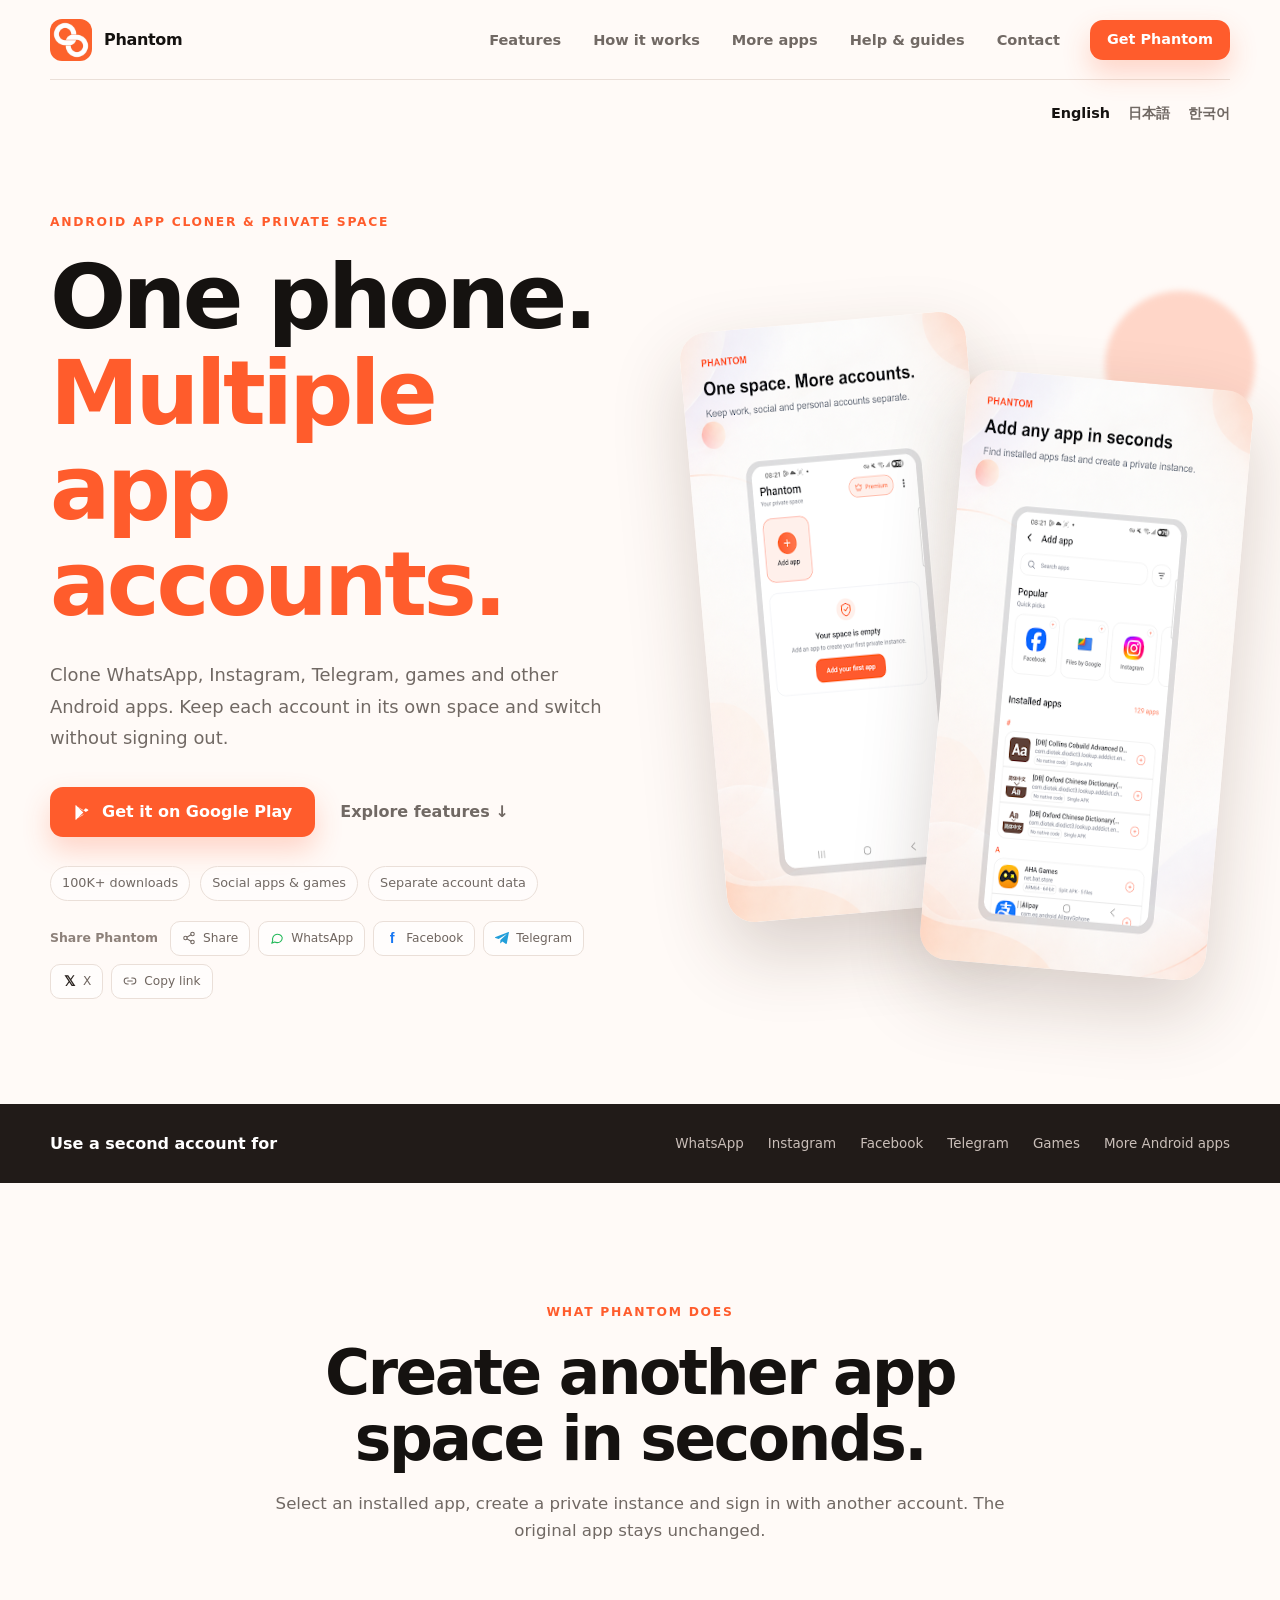
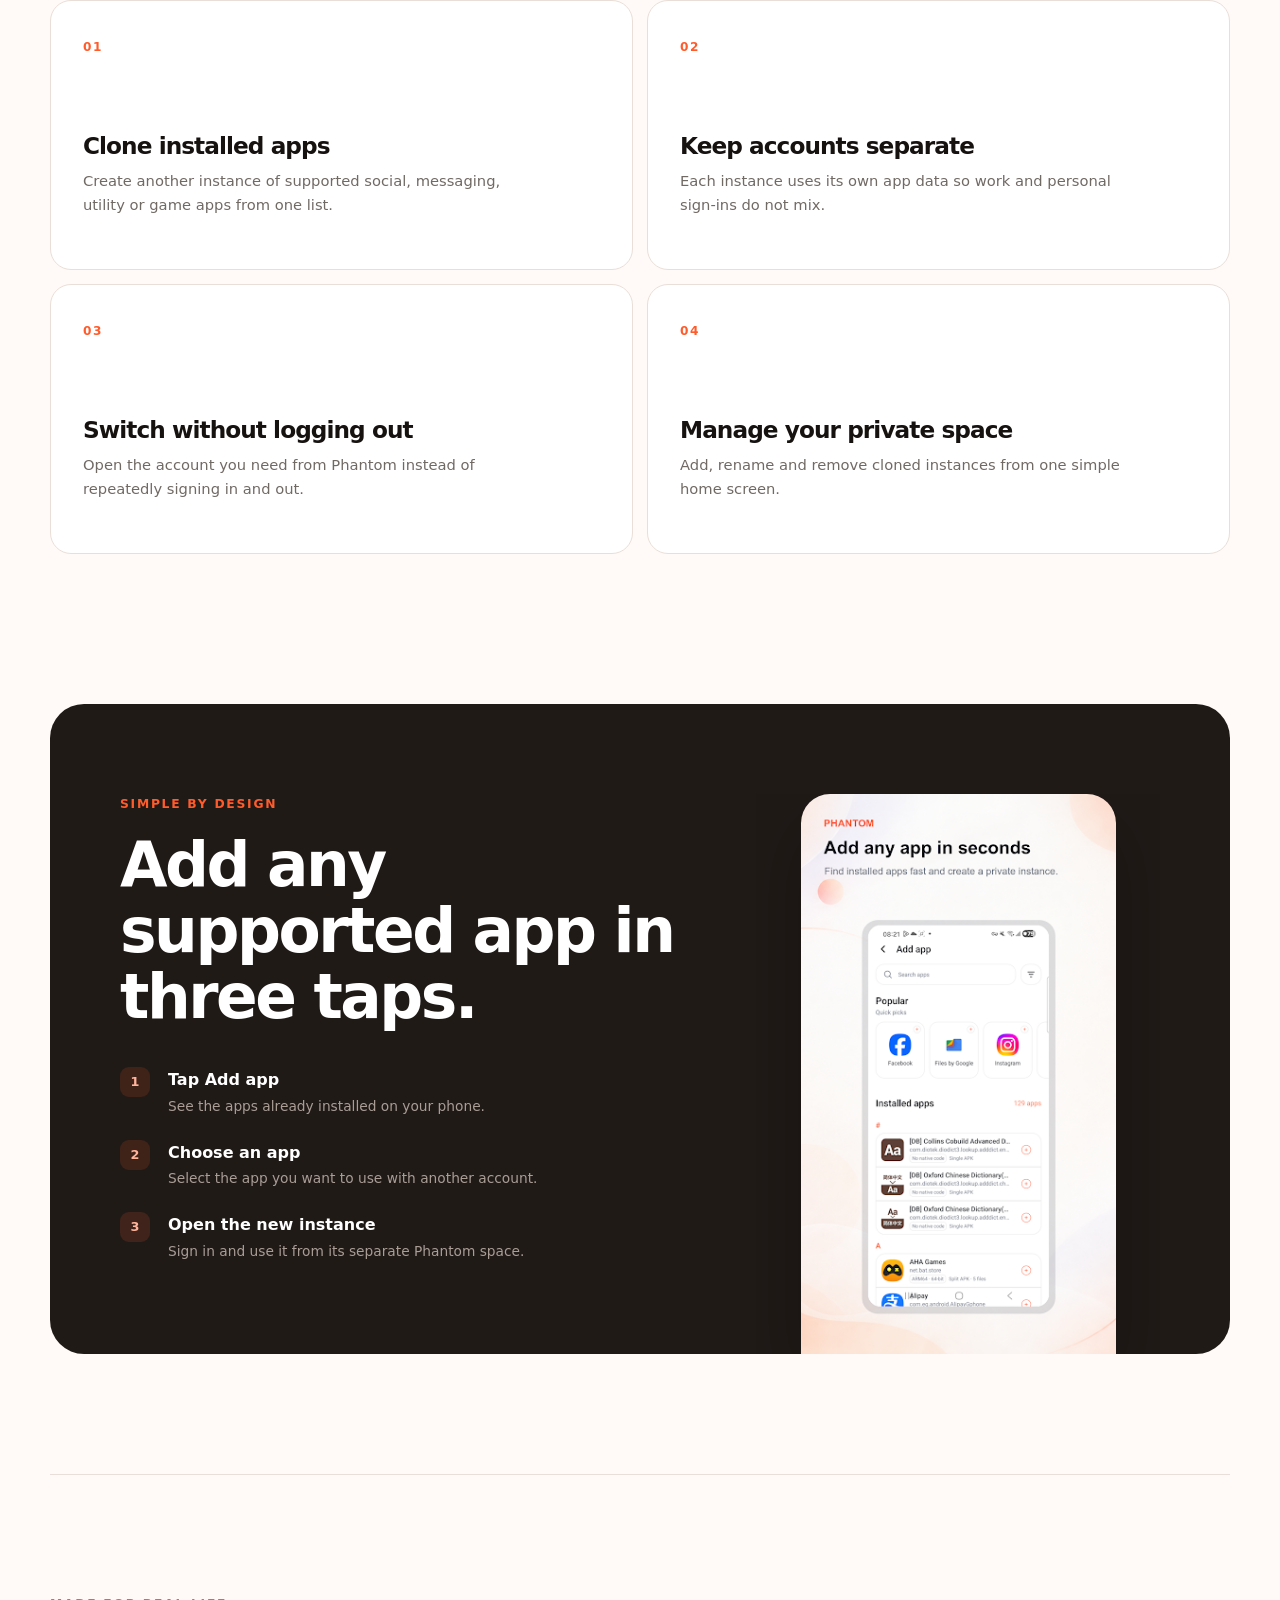
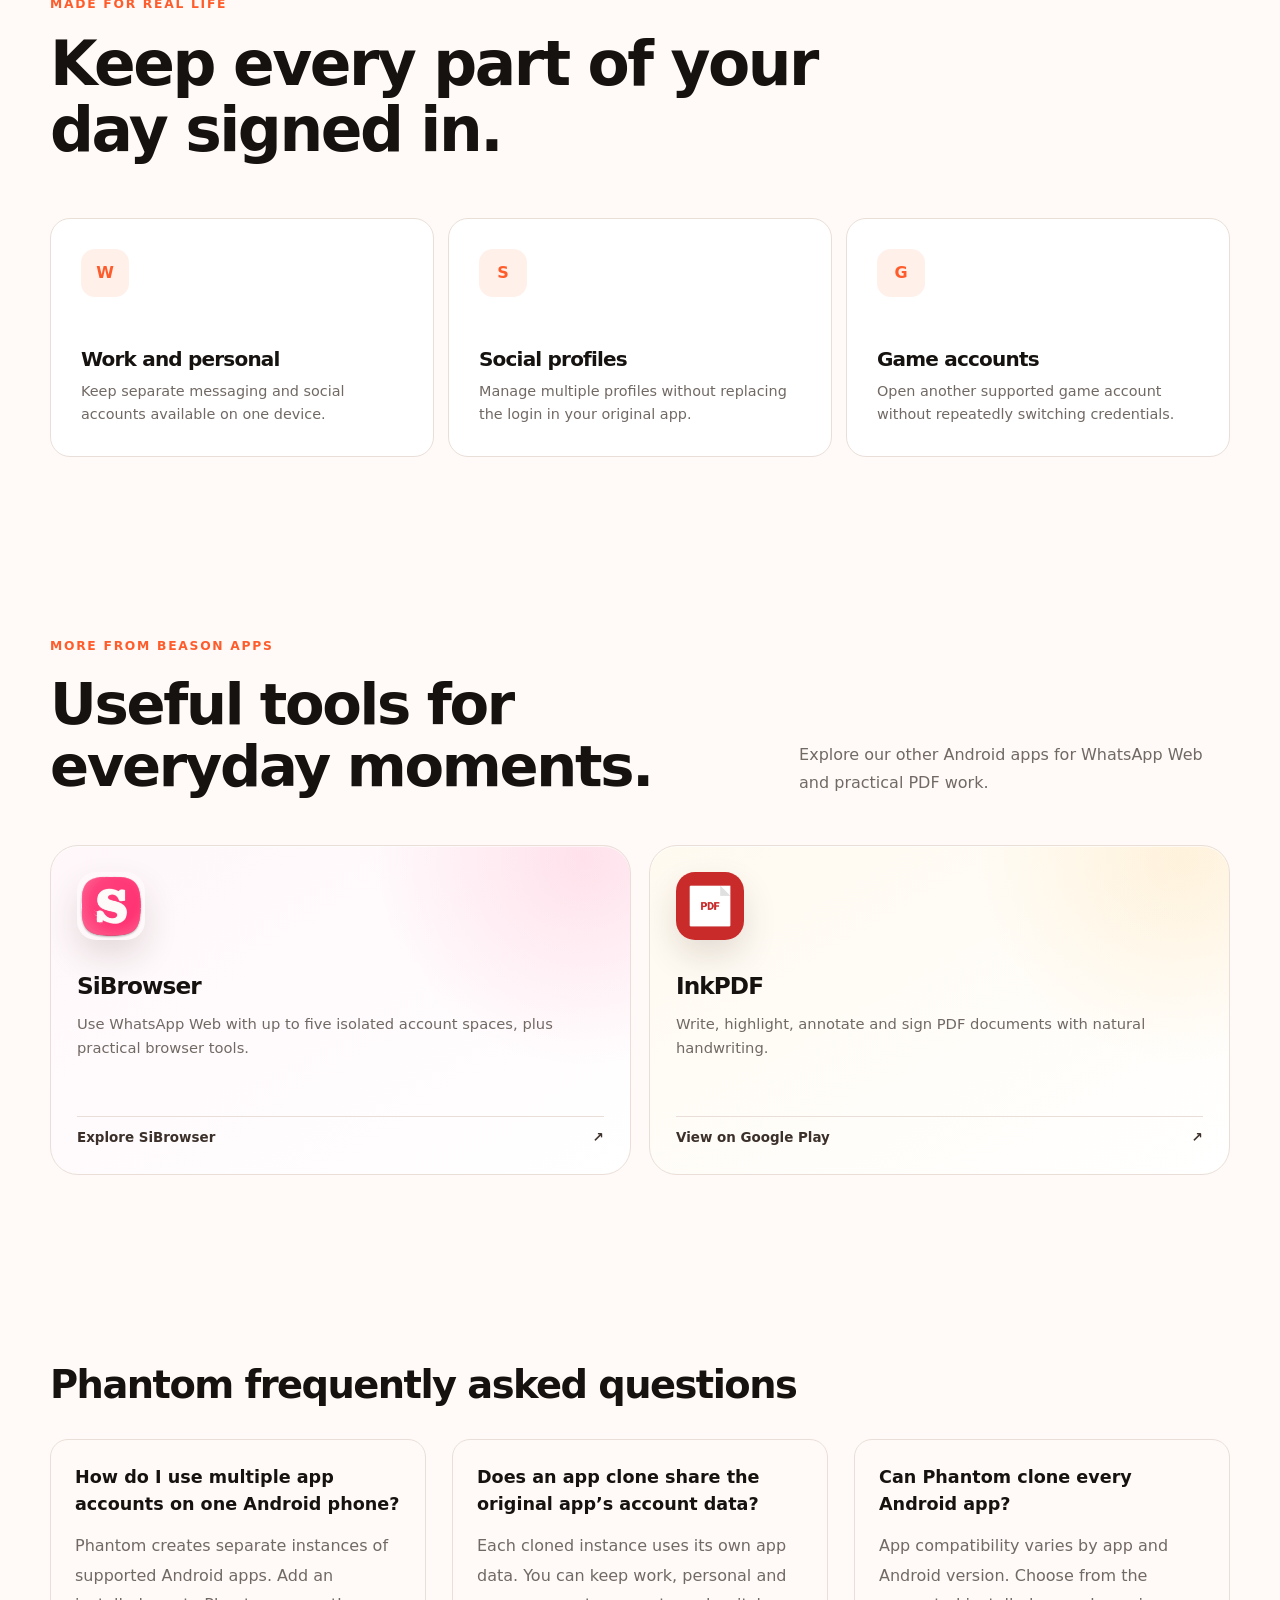
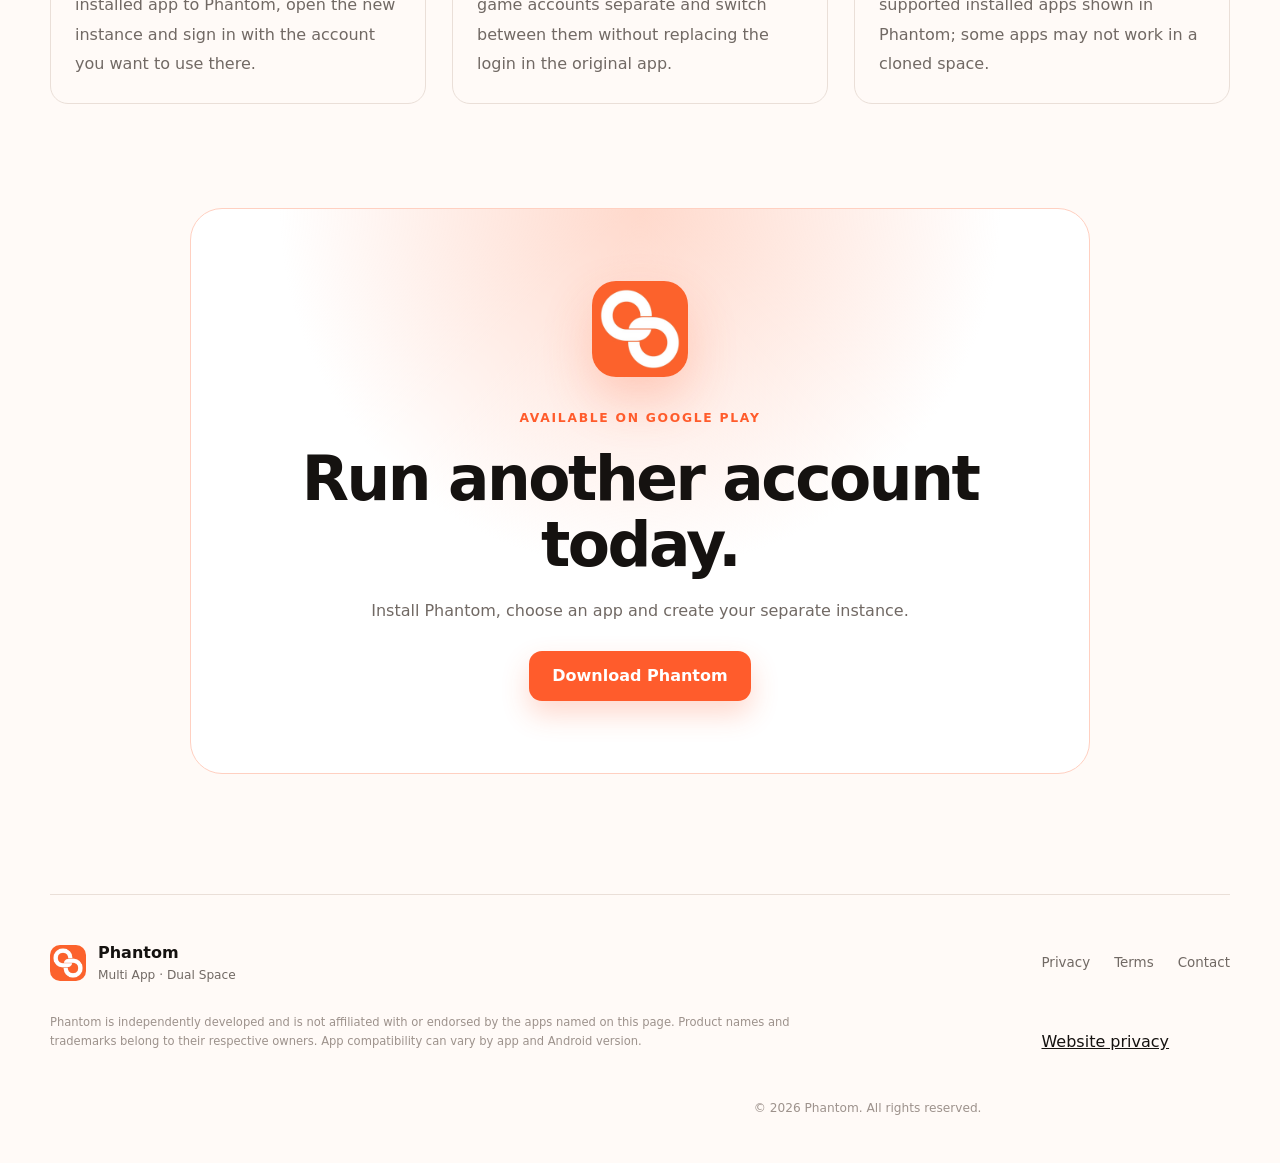
<file: index.html>
<!DOCTYPE html>
<html lang="en">
<head>
  <meta charset="utf-8">
  <meta name="viewport" content="width=device-width, initial-scale=1">
  <meta name="theme-color" content="#fff8f4">
  <meta name="description" content="Phantom lets you clone Android apps and run multiple accounts on one phone. Keep work, personal, social and game accounts in separate spaces.">
  <title>Phantom — Android App Cloner &amp; Multiple Accounts</title>
  <link rel="canonical" href="https://phantom.beasonapps.com/">
  <link rel="icon" href="assets/phantom-icon.png">
  <link rel="stylesheet" href="styles.css">
  <meta name="google-site-verification" content="41HKHgcfSNTR_3KIPk5q61VU8ddP1qsQAZpe2ZmRMJI">
  <meta property="og:type" content="website">
  <meta property="og:site_name" content="Phantom">
  <meta property="og:title" content="Phantom — Android App Cloner &amp; Multiple Accounts">
  <meta property="og:description" content="Phantom lets you clone Android apps and run multiple accounts on one phone. Keep work, personal, social and game accounts in separate spaces.">
  <meta property="og:url" content="https://phantom.beasonapps.com/">
  <meta property="og:image" content="https://phantom.beasonapps.com/assets/phantom-icon.png">
  <meta name="twitter:card" content="summary">
  <meta name="twitter:title" content="Phantom — Android App Cloner &amp; Multiple Accounts">
  <meta name="twitter:description" content="Phantom lets you clone Android apps and run multiple accounts on one phone. Keep work, personal, social and game accounts in separate spaces.">
  <meta name="twitter:image" content="https://phantom.beasonapps.com/assets/phantom-icon.png">
  <link rel="alternate" hreflang="en" href="https://phantom.beasonapps.com/">
  <link rel="alternate" hreflang="ja" href="https://phantom.beasonapps.com/ja/">
  <link rel="alternate" hreflang="ko" href="https://phantom.beasonapps.com/ko/">
  <link rel="alternate" hreflang="x-default" href="https://phantom.beasonapps.com/">
  <script async src="https://pagead2.googlesyndication.com/pagead/js/adsbygoogle.js?client=ca-pub-9541172831129326" crossorigin="anonymous"></script>
</head>
<body>
  <header class="site-header">
    <a class="brand" href="#top" aria-label="Phantom home">
      <img src="assets/phantom-icon.png" alt="" width="42" height="42">
      <span>Phantom</span>
    </a>
    <nav aria-label="Main navigation">
      <a href="#features">Features</a>
      <a href="#how">How it works</a>
      <a href="#more-apps">More apps</a>
    <a href="/guides/">Help &amp; guides</a><a href="/contact/">Contact</a></nav>
    <a class="button button-small" href="https://play.google.com/store/apps/details?id=com.multiapp.morespace.app">Get Phantom</a>
  </header>

  <nav class="language-links" aria-label="Language"><a href="/" lang="en" hreflang="en" aria-current="page">English</a><a href="/ja/" lang="ja" hreflang="ja">日本語</a><a href="/ko/" lang="ko" hreflang="ko">한국어</a></nav>
  <main id="top">
    <section class="hero">
      <div class="hero-copy">
        <p class="eyebrow">Android app cloner &amp; private space</p>
        <h1>One phone.<br><em>Multiple app accounts.</em></h1>
        <p class="hero-lead">Clone WhatsApp, Instagram, Telegram, games and other Android apps. Keep each account in its own space and switch without signing out.</p>
        <div class="hero-actions">
          <a class="button" href="https://play.google.com/store/apps/details?id=com.multiapp.morespace.app">
            <svg viewBox="0 0 24 24" aria-hidden="true"><path d="M3.6 2.5a2 2 0 0 0-.5 1.4v16.2a2 2 0 0 0 .5 1.4L13 12 3.6 2.5Zm10.7 10.8-2.4 2.4-7.2 4.1 9.6-6.5Zm1.8-1.8 2.7-1.6c.8-.5.8-1.2 0-1.7l-2.7-1.5-2.7 2.4 2.7 2.4ZM4.7 4.2l7.2 4.1 2.4 2.4-9.6-6.5Z"/></svg>
            Get it on Google Play
          </a>
          <a class="text-link" href="#features">Explore features <span>↓</span></a>
        </div>
        <div class="hero-facts">
          <span>100K+ downloads</span>
          <span>Social apps &amp; games</span>
          <span>Separate account data</span>
        </div>
        <div class="share-row" id="share">
          <strong>Share Phantom</strong>
          <button class="share-button share-native" type="button" data-native-share aria-label="Share Phantom using another app">
            <svg viewBox="0 0 24 24" aria-hidden="true"><circle cx="18" cy="5" r="3"/><circle cx="6" cy="12" r="3"/><circle cx="18" cy="19" r="3"/><path d="m8.6 10.5 6.8-4M8.6 13.5l6.8 4"/></svg>
            <span data-share-label>Share</span>
          </button>
          <a class="share-button share-whatsapp" href="https://wa.me/?text=Run%20multiple%20app%20accounts%20on%20one%20Android%20phone%20with%20Phantom.%20https%3A%2F%2Fphantom.beasonapps.com%2F" target="_blank" rel="noopener noreferrer" aria-label="Share Phantom on WhatsApp">
            <svg viewBox="0 0 24 24" aria-hidden="true"><path d="M21 11.5a8.4 8.4 0 0 1-9 8.4 9.4 9.4 0 0 1-4-.9L3 21l1.7-4.3A8.4 8.4 0 1 1 21 11.5Z"/></svg>
            WhatsApp
          </a>
          <a class="share-button share-facebook" href="https://www.facebook.com/sharer/sharer.php?u=https%3A%2F%2Fphantom.beasonapps.com%2F" target="_blank" rel="noopener noreferrer" aria-label="Share Phantom on Facebook">
            <b>f</b> Facebook
          </a>
          <a class="share-button share-telegram" href="https://t.me/share/url?url=https%3A%2F%2Fphantom.beasonapps.com%2F&amp;text=Run%20multiple%20app%20accounts%20on%20one%20Android%20phone%20with%20Phantom." target="_blank" rel="noopener noreferrer" aria-label="Share Phantom on Telegram">
            <svg viewBox="0 0 24 24" aria-hidden="true"><path d="M23.9 2.3 20.3 21c-.3 1.3-1 1.6-2.1 1l-5.5-4.1-2.7 2.6c-.3.3-.5.5-1.1.5l.4-5.6L19.5 6c.4-.4-.1-.6-.7-.2L6.2 13.7.8 12c-1.2-.4-1.2-1.2.2-1.7L22.1 2c1-.4 1.8.2 1.8.3Z"/></svg>
            Telegram
          </a>
          <a class="share-button share-x" href="https://x.com/intent/post?text=Run%20multiple%20app%20accounts%20on%20one%20Android%20phone%20with%20Phantom.&amp;url=https%3A%2F%2Fphantom.beasonapps.com%2F" target="_blank" rel="noopener noreferrer" aria-label="Share Phantom on X">
            <b>𝕏</b> X
          </a>
          <button class="share-button share-copy" type="button" data-copy-link aria-label="Copy the Phantom website link">
            <svg viewBox="0 0 24 24" aria-hidden="true"><path d="M9 17H7A5 5 0 0 1 7 7h2M15 7h2a5 5 0 1 1 0 10h-2M8 12h8"/></svg>
            <span data-copy-label>Copy link</span>
          </button>
        </div>
      </div>
      <div class="hero-visual">
        <div class="orb orb-one"></div><div class="orb orb-two"></div>
        <img class="screen screen-one" src="assets/screen-1.png" alt="Phantom private app space home screen" width="333" height="592">
        <img class="screen screen-two" src="assets/screen-2.png" alt="Choose an installed app to clone in Phantom" width="333" height="592">
      </div>
    </section>

    <section class="use-cases" aria-label="Popular uses">
      <p>Use a second account for</p>
      <div><span>WhatsApp</span><span>Instagram</span><span>Facebook</span><span>Telegram</span><span>Games</span><span>More Android apps</span></div>
    </section>

    <section class="section features" id="features">
      <div class="section-heading">
        <p class="eyebrow">What Phantom does</p>
        <h2>Create another app space in seconds.</h2>
        <p>Select an installed app, create a private instance and sign in with another account. The original app stays unchanged.</p>
      </div>
      <div class="feature-grid">
        <article><span class="number">01</span><h3>Clone installed apps</h3><p>Create another instance of supported social, messaging, utility or game apps from one list.</p></article>
        <article><span class="number">02</span><h3>Keep accounts separate</h3><p>Each instance uses its own app data so work and personal sign-ins do not mix.</p></article>
        <article><span class="number">03</span><h3>Switch without logging out</h3><p>Open the account you need from Phantom instead of repeatedly signing in and out.</p></article>
        <article><span class="number">04</span><h3>Manage your private space</h3><p>Add, rename and remove cloned instances from one simple home screen.</p></article>
      </div>
    </section>

    <section class="section showcase" id="how">
      <div class="showcase-card">
        <div class="showcase-copy">
          <p class="eyebrow">Simple by design</p>
          <h2>Add any supported app in three taps.</h2>
          <ol>
            <li><span>1</span><div><strong>Tap Add app</strong><p>See the apps already installed on your phone.</p></div></li>
            <li><span>2</span><div><strong>Choose an app</strong><p>Select the app you want to use with another account.</p></div></li>
            <li><span>3</span><div><strong>Open the new instance</strong><p>Sign in and use it from its separate Phantom space.</p></div></li>
          </ol>
        </div>
        <div class="showcase-screen"><img src="assets/screen-2.png" alt="Phantom Add app screen" width="333" height="592" loading="lazy"></div>
      </div>
    </section>

    <section class="section account-types">
      <div class="section-heading left-heading"><p class="eyebrow">Made for real life</p><h2>Keep every part of your day signed in.</h2></div>
      <div class="account-grid">
        <article><span class="account-icon">W</span><h3>Work and personal</h3><p>Keep separate messaging and social accounts available on one device.</p></article>
        <article><span class="account-icon">S</span><h3>Social profiles</h3><p>Manage multiple profiles without replacing the login in your original app.</p></article>
        <article><span class="account-icon">G</span><h3>Game accounts</h3><p>Open another supported game account without repeatedly switching credentials.</p></article>
      </div>
    </section>

    <section class="section more-apps" id="more-apps">
      <div class="apps-heading">
        <div><p class="eyebrow">More from Beason Apps</p><h2>Useful tools for everyday moments.</h2></div>
        <div><p>Explore our other Android apps for WhatsApp Web and practical PDF work.</p></div>
      </div>
      <div class="app-grid">
        <article class="app-card app-browser">
          <img src="assets/sibrowser-icon.png" alt="SiBrowser app icon" width="68" height="68" loading="lazy">
          <div><h3>SiBrowser</h3><p>Use WhatsApp Web with up to five isolated account spaces, plus practical browser tools.</p></div>
          <a href="https://browser.beasonapps.com/">Explore SiBrowser <span>↗</span></a>
        </article>
        <article class="app-card app-inkpdf">
          <img src="assets/inkpdf.jpg" alt="InkPDF app icon" width="68" height="68" loading="lazy">
          <div><h3>InkPDF</h3><p>Write, highlight, annotate and sign PDF documents with natural handwriting.</p></div>
          <a href="https://play.google.com/store/apps/details?id=com.xhstudio.pdftool">View on Google Play <span>↗</span></a>
        </article>
      </div>
    </section>

<section class="seo-section" id="faq" aria-labelledby="faq-title"><h2 id="faq-title">Phantom frequently asked questions</h2><div class="seo-grid "><article><h3>How do I use multiple app accounts on one Android phone?</h3><p>Phantom creates separate instances of supported Android apps. Add an installed app to Phantom, open the new instance and sign in with the account you want to use there.</p></article><article><h3>Does an app clone share the original app’s account data?</h3><p>Each cloned instance uses its own app data. You can keep work, personal and game accounts separate and switch between them without replacing the login in the original app.</p></article><article><h3>Can Phantom clone every Android app?</h3><p>App compatibility varies by app and Android version. Choose from the supported installed apps shown in Phantom; some apps may not work in a cloned space.</p></article></div></section>
    <section class="download-section">
      <div class="download-inner">
        <img src="assets/phantom-icon.png" alt="Phantom app icon" width="96" height="96" loading="lazy">
        <p class="eyebrow">Available on Google Play</p>
        <h2>Run another account today.</h2>
        <p>Install Phantom, choose an app and create your separate instance.</p>
        <a class="button" href="https://play.google.com/store/apps/details?id=com.multiapp.morespace.app">Download Phantom</a>
      </div>
    </section>
  </main>

  <footer>
    <div class="footer-brand"><img src="assets/phantom-icon.png" alt="" width="36" height="36" loading="lazy"><div><strong>Phantom</strong><span>Multi App · Dual Space</span></div></div>
    <div class="footer-links"><a href="privacy.html">Privacy</a><a href="terms-of-service.html">Terms</a><a href="/contact/">Contact</a></div>
    <p class="legal">Phantom is independently developed and is not affiliated with or endorsed by the apps named on this page. Product names and trademarks belong to their respective owners. App compatibility can vary by app and Android version.</p>
    <p><a href="/website-privacy/">Website privacy</a></p><p class="copyright">© 2026 Phantom. All rights reserved.</p>
  </footer>
  <script>
    const copyButton = document.querySelector('[data-copy-link]');
    const nativeShareButton = document.querySelector('[data-native-share]');
    const copyUrl = 'https://phantom.beasonapps.com/';
    const shareData = {
      title: 'Phantom',
      text: 'Run multiple app accounts on one Android phone with Phantom.',
      url: copyUrl
    };

    async function copyWebsiteLink() {
      try {
        await navigator.clipboard.writeText(copyUrl);
        return true;
      } catch (error) {
        const textArea = document.createElement('textarea');
        textArea.value = copyUrl;
        textArea.setAttribute('readonly', '');
        textArea.style.position = 'fixed';
        textArea.style.opacity = '0';
        document.body.appendChild(textArea);
        textArea.select();
        const copied = document.execCommand('copy');
        textArea.remove();
        return copied;
      }
    }

    copyButton.addEventListener('click', async () => {
      const copied = await copyWebsiteLink();
      if (!copied) {
        window.prompt('Copy this link:', copyUrl);
        return;
      }

      const label = copyButton.querySelector('[data-copy-label]');
      label.textContent = 'Copied!';
      setTimeout(() => { label.textContent = 'Copy link'; }, 1800);
    });

    nativeShareButton.addEventListener('click', async () => {
      if (navigator.share) {
        try {
          await navigator.share(shareData);
          return;
        } catch (error) {
          if (error.name === 'AbortError') return;
        }
      }

      const copied = await copyWebsiteLink();
      const label = nativeShareButton.querySelector('[data-share-label]');
      label.textContent = copied ? 'Link copied!' : 'Copy manually';
      if (!copied) window.prompt('Copy this link:', copyUrl);
      setTimeout(() => { label.textContent = 'Share'; }, 1800);
    });
  </script>
</body>
</html>
</file>
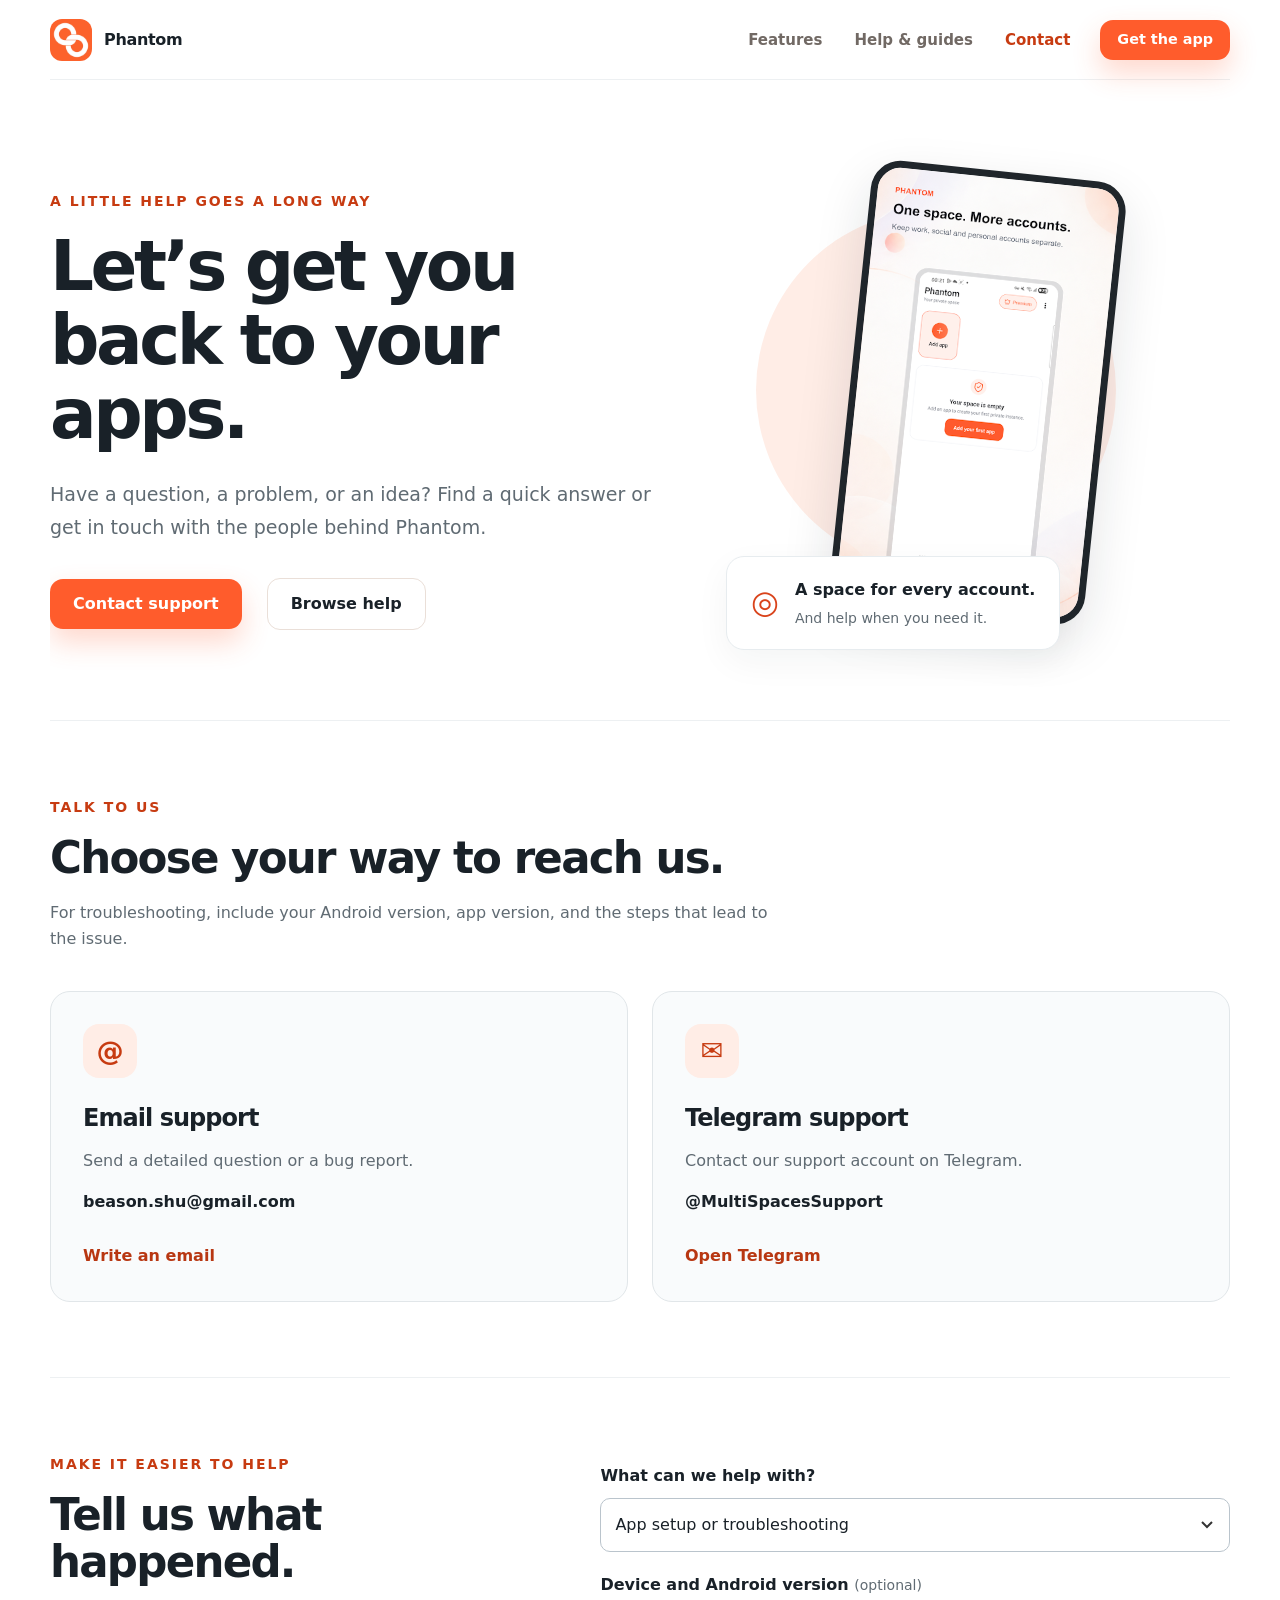
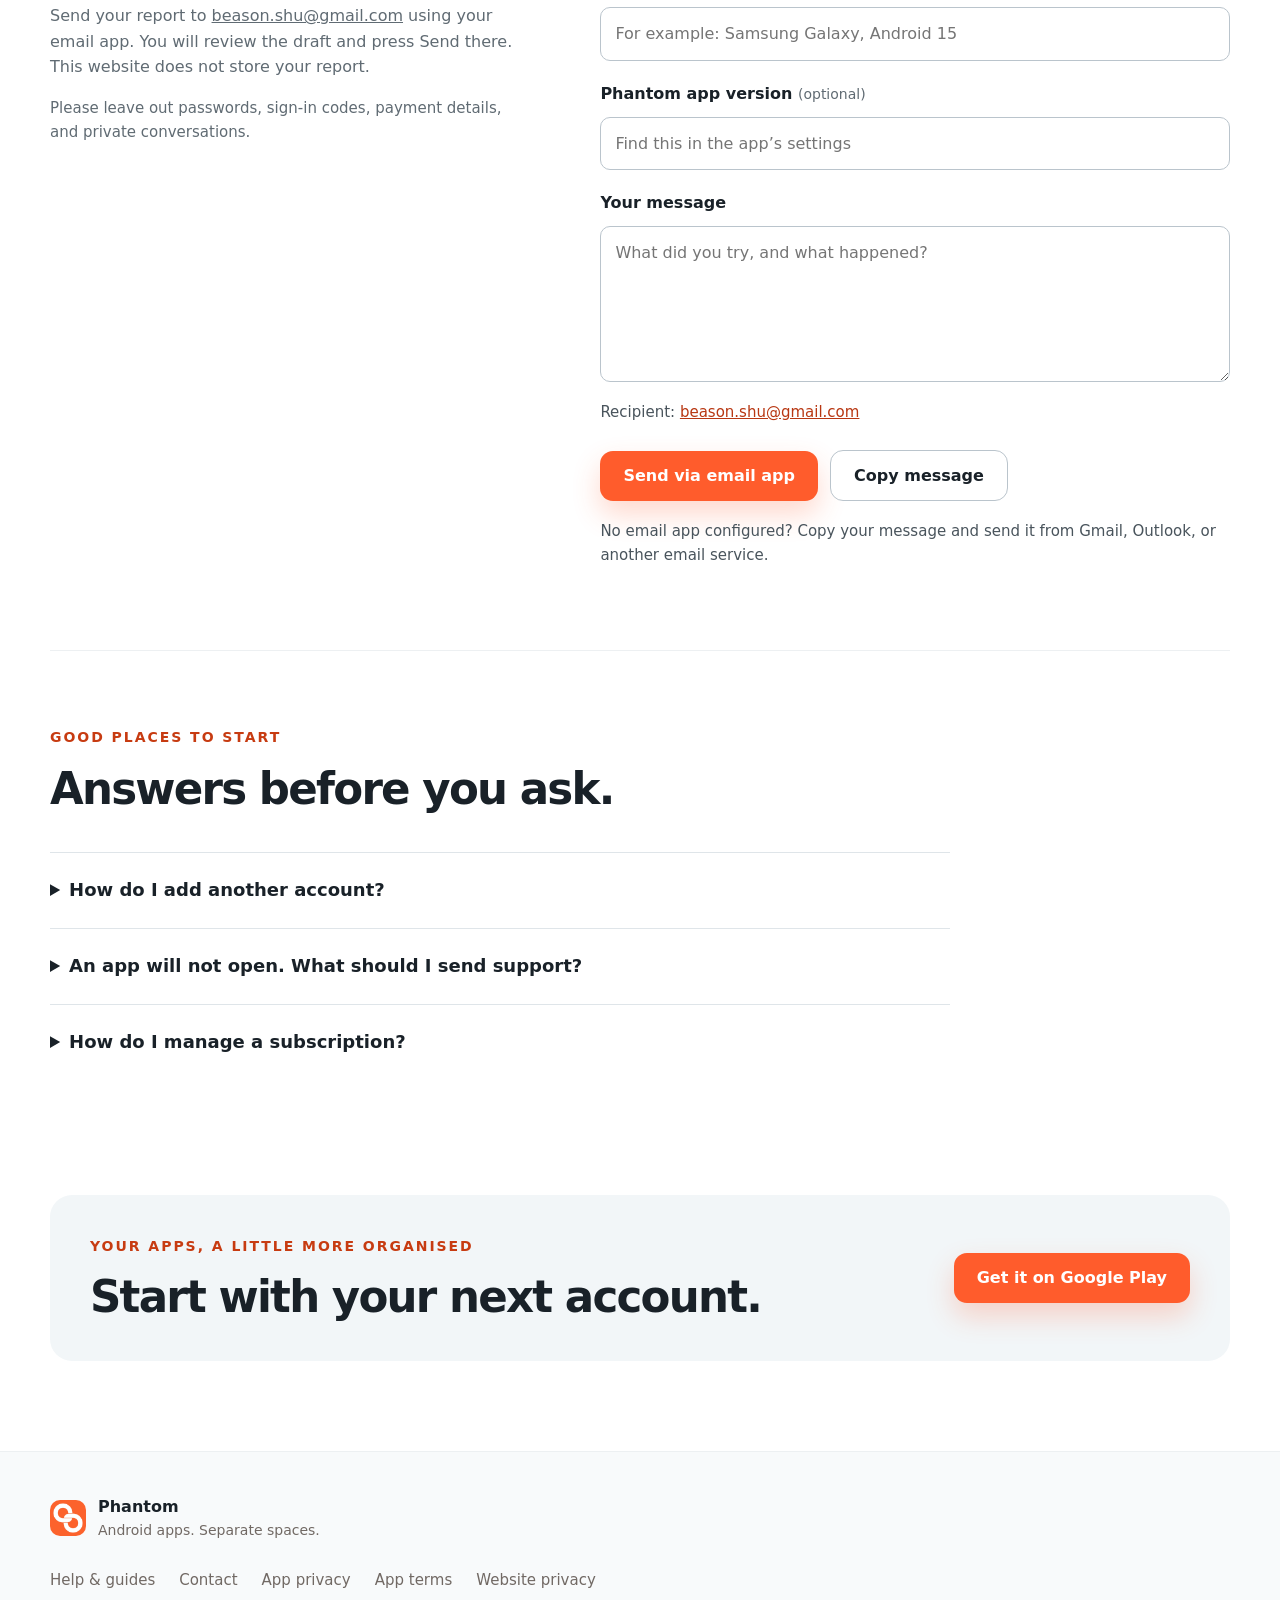
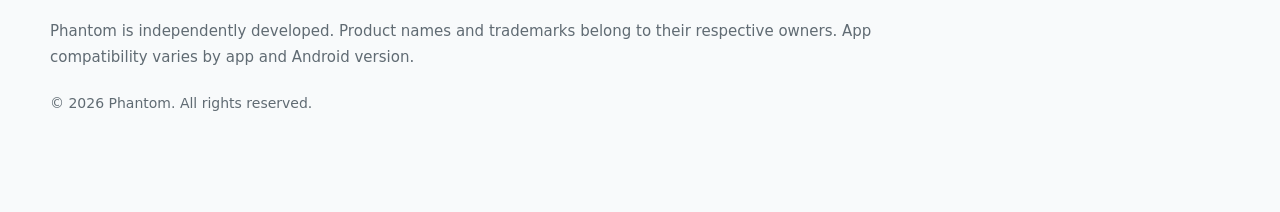
<file: contact/index.html>
<!doctype html>
<html lang="en"><head><meta charset="utf-8"><meta name="viewport" content="width=device-width, initial-scale=1">
<title>Contact &amp; support · Phantom</title><meta name="description" content="Find help with Phantom, contact our support team, and share your feedback.">
<meta name="theme-color" content="#ffffff"><link rel="canonical" href="https://phantom.beasonapps.com/contact/">
<link rel="icon" href="/assets/phantom-icon.png"><link rel="stylesheet" href="/styles.css"><link rel="stylesheet" href="/support.css?v=6880fa2">
<meta property="og:title" content="Contact &amp; support · Phantom"><meta property="og:description" content="Find help with Phantom, contact our support team, and share your feedback."><meta property="og:image" content="https://phantom.beasonapps.com/assets/phantom-icon.png">
<script async src="https://pagead2.googlesyndication.com/pagead/js/adsbygoogle.js?client=ca-pub-9541172831129326" crossorigin="anonymous"></script></head><body class="support-site">
<a class="skip-link" href="#main">Skip to content</a>
<header class="site-header"><a class="brand" href="/"><img src="/assets/phantom-icon.png" alt="" width="42" height="42"><span>Phantom</span></a><nav aria-label="Main navigation"><a href="/#features">Features</a><a href="/guides/" >Help &amp; guides</a><a href="/contact/" aria-current="page">Contact</a></nav><a class="button button-small" href="https://play.google.com/store/apps/details?id=com.multiapp.morespace.app">Get the app</a></header>
<main id="main">
<section class="support-hero"><div><p class="eyebrow">A little help goes a long way</p><h1>Let’s get you<br>back to your apps.</h1><p class="support-lead">Have a question, a problem, or an idea? Find a quick answer or get in touch with the people behind Phantom.</p><div class="hero-actions"><a class="button" href="#contact-channels">Contact support</a><a class="outline-button" href="/guides/">Browse help</a></div></div><div class="support-art" aria-hidden="true"><div class="art-circle"></div><img src="/assets/screen-1.png" alt="" width="333" height="592"><div class="art-note"><span>◎</span><div><strong>A space for every account.</strong><small>And help when you need it.</small></div></div></div></section>
<section class="support-section" id="contact-channels"><div class="support-heading"><p class="eyebrow">Talk to us</p><h2>Choose your way to reach us.</h2><p>For troubleshooting, include your Android version, app version, and the steps that lead to the issue.</p></div><div class="channel-grid"><a class="channel" href="mailto:beason.shu@gmail.com?subject=Phantom%20support"><span class="channel-symbol">@</span><h3>Email support</h3><p>Send a detailed question or a bug report.</p><strong>beason.shu@gmail.com</strong><span class="channel-action">Write an email</span></a><a class="channel" href="https://t.me/MultiSpacesSupport" target="_blank" rel="noopener noreferrer"><span class="channel-symbol">✉</span><h3>Telegram support</h3><p>Contact our support account on Telegram.</p><strong>@MultiSpacesSupport</strong><span class="channel-action">Open Telegram</span></a></div></section>
<section class="support-section report-section"><div><p class="eyebrow">Make it easier to help</p><h2>Tell us what happened.</h2><p>Send your report to <a href="mailto:beason.shu@gmail.com">beason.shu@gmail.com</a> using your email app. You will review the draft and press Send there. This website does not store your report.</p><p class="small-note">Please leave out passwords, sign-in codes, payment details, and private conversations.</p></div><form id="support-form"><label for="topic">What can we help with?</label><select id="topic" name="topic"><option>App setup or troubleshooting</option><option>App compatibility</option><option>Subscription or billing question</option><option>Feature suggestion</option><option>Business enquiry</option></select><label for="device">Device and Android version <span>(optional)</span></label><input id="device" name="device" maxlength="160" placeholder="For example: Samsung Galaxy, Android 15"><label for="app-version">Phantom app version <span>(optional)</span></label><input id="app-version" name="appVersion" maxlength="80" placeholder="Find this in the app’s settings"><label for="message">Your message</label><textarea id="message" name="message" required minlength="10" maxlength="5000" rows="5" placeholder="What did you try, and what happened?"></textarea><p class="recipient-note">Recipient: <a href="mailto:beason.shu@gmail.com">beason.shu@gmail.com</a></p><div class="form-actions"><button class="button" type="submit">Send via email app</button><button class="outline-button" id="copy-report" type="button">Copy message</button></div><p class="form-hint">No email app configured? Copy your message and send it from Gmail, Outlook, or another email service.</p><p class="form-status" id="form-status" role="status" aria-live="polite" hidden></p><noscript><p>JavaScript is disabled. Please email beason.shu@gmail.com directly.</p></noscript></form></section>
<section class="support-section"><div class="support-heading"><p class="eyebrow">Good places to start</p><h2>Answers before you ask.</h2></div><div class="faq-list"><details><summary>How do I add another account?</summary><p>Use Add app to create a separate instance of a compatible installed app, then open it and sign in. <a href="/guides/#first-account">Read the setup guide.</a></p></details><details><summary>An app will not open. What should I send support?</summary><p>Tell us the app’s name, your phone model, Android version, and Phantom version. Include the error message and steps to reproduce it. Crop private information from screenshots.</p></details><details><summary>How do I manage a subscription?</summary><p>Subscriptions purchased through Google Play are managed in Google Play → Payments &amp; subscriptions → Subscriptions. Uninstalling the app does not cancel a subscription. <a href="/guides/#subscriptions">Read the subscription guide.</a></p></details></div></section>
<section class="support-cta"><div><p class="eyebrow">Your apps, a little more organised</p><h2>Start with your next account.</h2></div><a class="button" href="https://play.google.com/store/apps/details?id=com.multiapp.morespace.app">Get it on Google Play</a></section></main>
<footer class="site-footer"><div class="footer-brand"><img src="/assets/phantom-icon.png" alt="" width="36" height="36"><div><strong>Phantom</strong><span>Android apps. Separate spaces.</span></div></div><div class="footer-links"><a href="/guides/">Help &amp; guides</a><a href="/contact/">Contact</a><a href="/privacy.html">App privacy</a><a href="/terms-of-service.html">App terms</a><a href="/website-privacy/">Website privacy</a></div><p class="legal">Phantom is independently developed. Product names and trademarks belong to their respective owners. App compatibility varies by app and Android version.</p><p class="copyright">© 2026 Phantom. All rights reserved.</p></footer>
<script src="/support.js?v=6880fa2" defer></script></body></html>
</file>
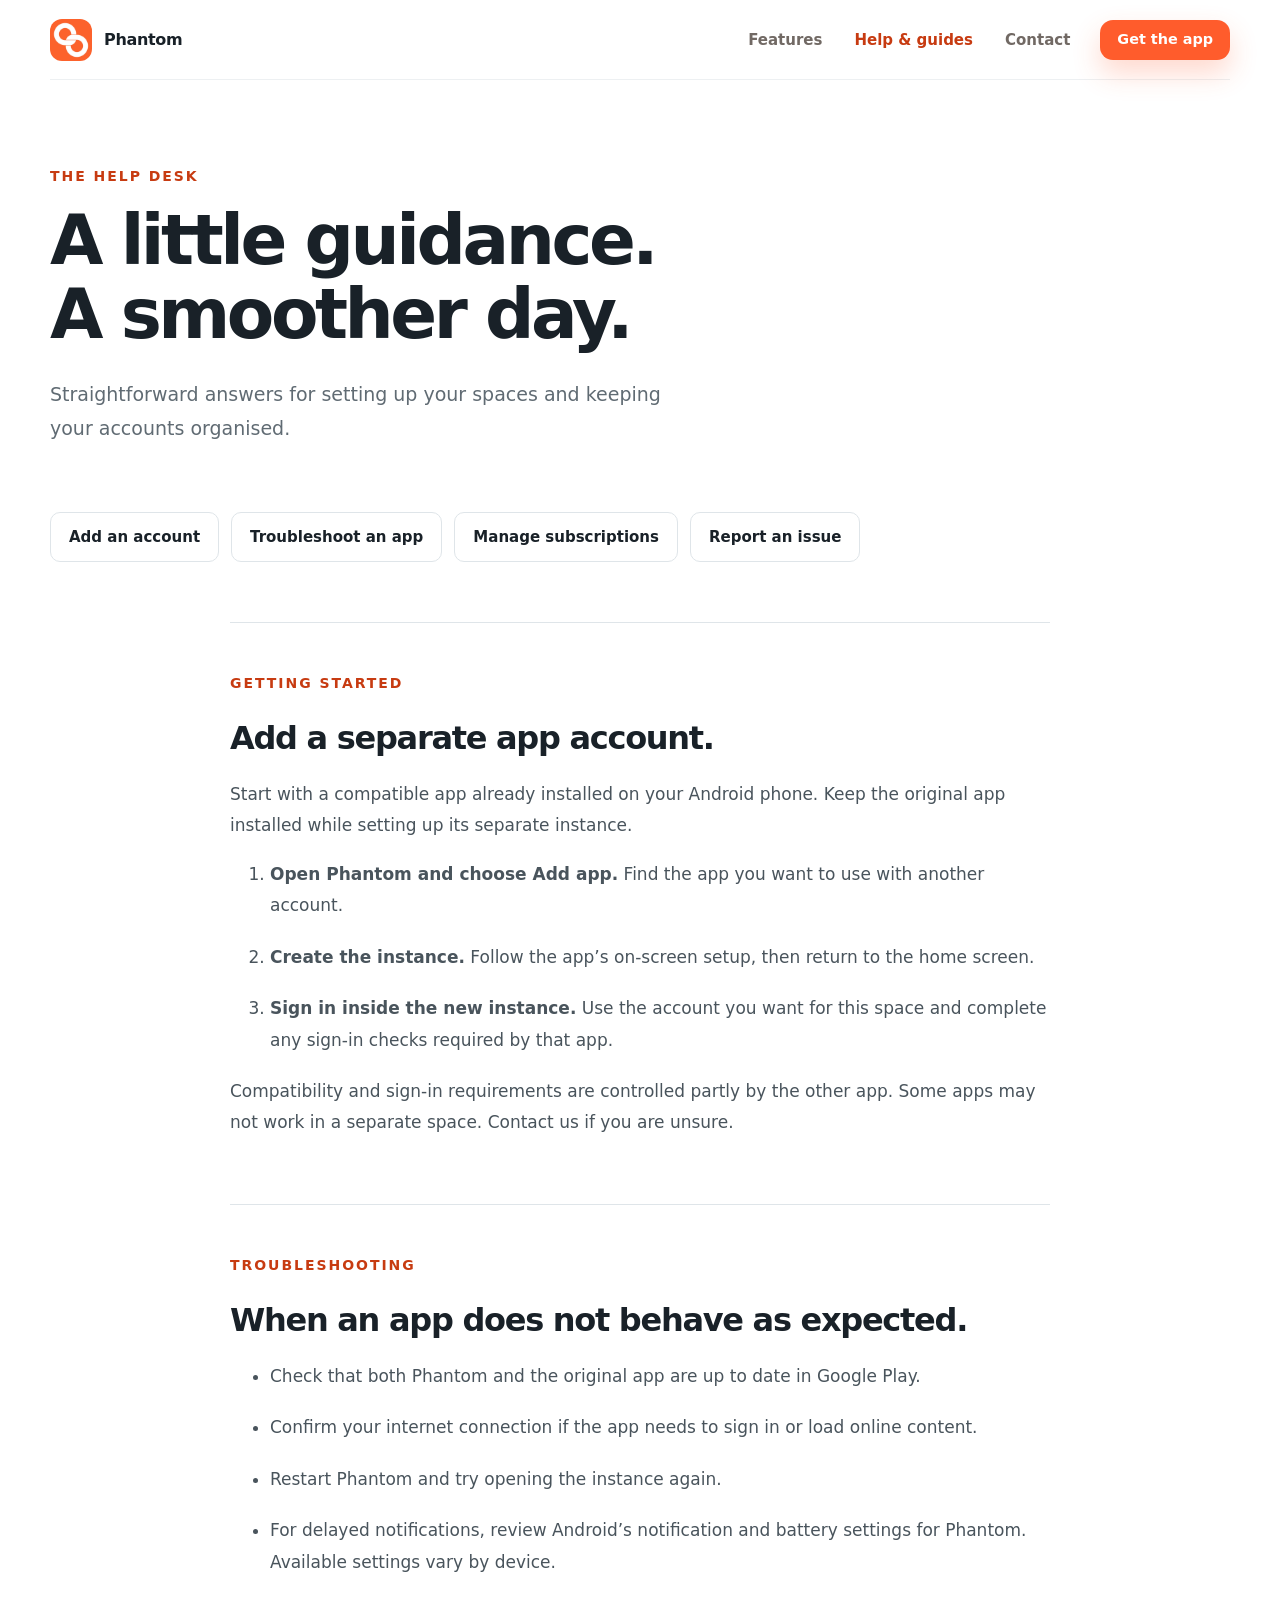
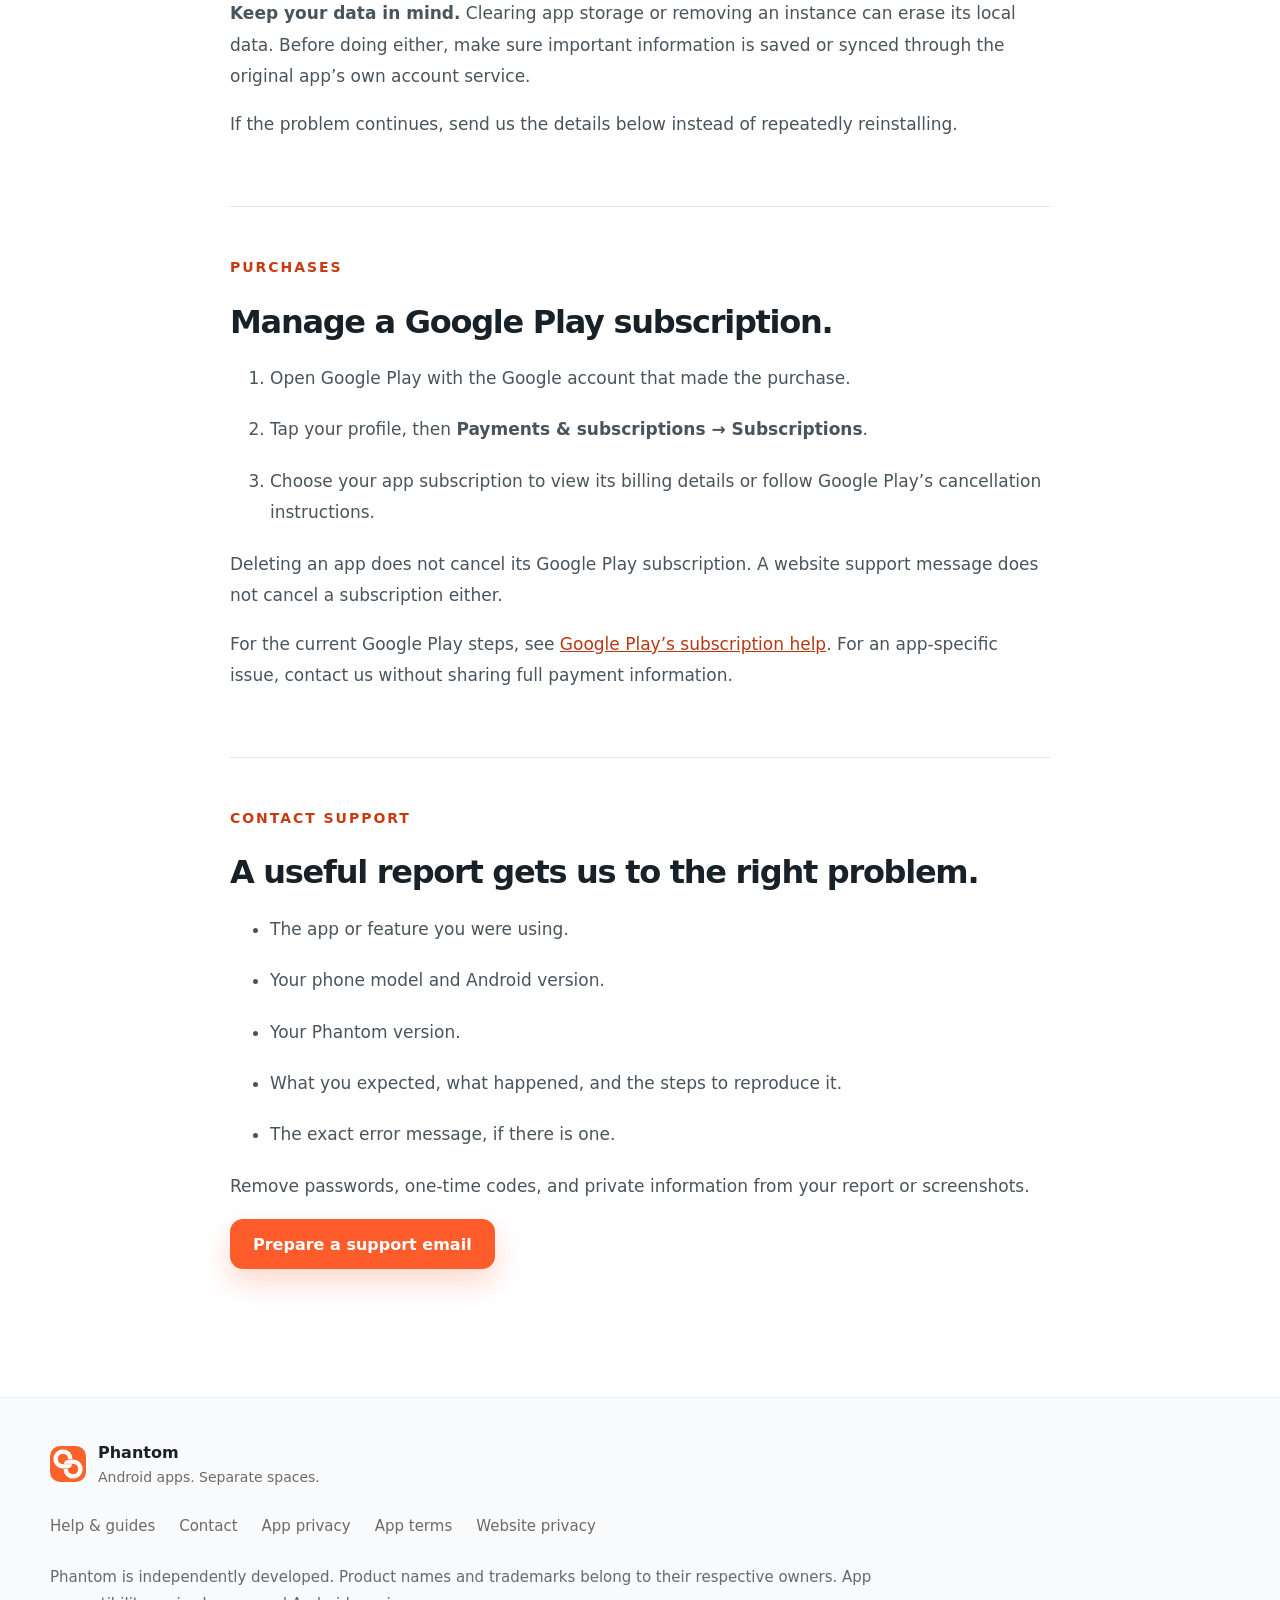
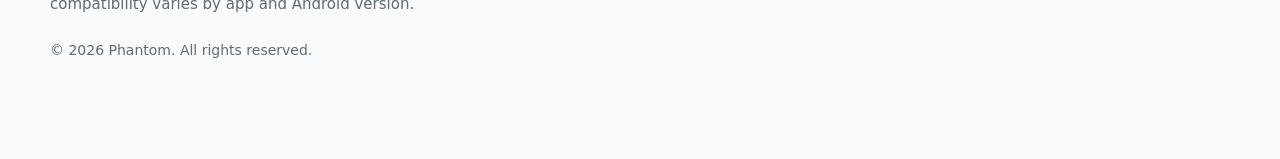
<file: guides/index.html>
<!doctype html>
<html lang="en"><head><meta charset="utf-8"><meta name="viewport" content="width=device-width, initial-scale=1">
<title>Help &amp; guides · Phantom</title><meta name="description" content="Practical guides for adding accounts, troubleshooting compatible apps, and managing Google Play subscriptions.">
<meta name="theme-color" content="#ffffff"><link rel="canonical" href="https://phantom.beasonapps.com/guides/">
<link rel="icon" href="/assets/phantom-icon.png"><link rel="stylesheet" href="/styles.css"><link rel="stylesheet" href="/support.css?v=6880fa2">
<meta property="og:title" content="Help &amp; guides · Phantom"><meta property="og:description" content="Practical guides for adding accounts, troubleshooting compatible apps, and managing Google Play subscriptions."><meta property="og:image" content="https://phantom.beasonapps.com/assets/phantom-icon.png">
<script async src="https://pagead2.googlesyndication.com/pagead/js/adsbygoogle.js?client=ca-pub-9541172831129326" crossorigin="anonymous"></script></head><body class="support-site">
<a class="skip-link" href="#main">Skip to content</a>
<header class="site-header"><a class="brand" href="/"><img src="/assets/phantom-icon.png" alt="" width="42" height="42"><span>Phantom</span></a><nav aria-label="Main navigation"><a href="/#features">Features</a><a href="/guides/" aria-current="page">Help &amp; guides</a><a href="/contact/" >Contact</a></nav><a class="button button-small" href="https://play.google.com/store/apps/details?id=com.multiapp.morespace.app">Get the app</a></header>
<main id="main">
<section class="guide-hero"><p class="eyebrow">The help desk</p><h1>A little guidance.<br>A smoother day.</h1><p class="support-lead">Straightforward answers for setting up your spaces and keeping your accounts organised.</p></section>
<nav class="guide-toc" aria-label="Guide topics"><a href="#first-account">Add an account</a><a href="#troubleshooting">Troubleshoot an app</a><a href="#subscriptions">Manage subscriptions</a><a href="#reporting">Report an issue</a></nav>
<div class="guide-articles"><article id="first-account"><p class="eyebrow">Getting started</p><h2>Add a separate app account.</h2><p>Start with a compatible app already installed on your Android phone. Keep the original app installed while setting up its separate instance.</p><ol><li><strong>Open Phantom and choose Add app.</strong> Find the app you want to use with another account.</li><li><strong>Create the instance.</strong> Follow the app’s on-screen setup, then return to the home screen.</li><li><strong>Sign in inside the new instance.</strong> Use the account you want for this space and complete any sign-in checks required by that app.</li></ol><p>Compatibility and sign-in requirements are controlled partly by the other app. Some apps may not work in a separate space. Contact us if you are unsure.</p></article>
<article id="troubleshooting"><p class="eyebrow">Troubleshooting</p><h2>When an app does not behave as expected.</h2><ul><li>Check that both Phantom and the original app are up to date in Google Play.</li><li>Confirm your internet connection if the app needs to sign in or load online content.</li><li>Restart Phantom and try opening the instance again.</li><li>For delayed notifications, review Android’s notification and battery settings for Phantom. Available settings vary by device.</li></ul><p><strong>Keep your data in mind.</strong> Clearing app storage or removing an instance can erase its local data. Before doing either, make sure important information is saved or synced through the original app’s own account service.</p><p>If the problem continues, send us the details below instead of repeatedly reinstalling.</p></article>
<article id="subscriptions"><p class="eyebrow">Purchases</p><h2>Manage a Google Play subscription.</h2><ol><li>Open Google Play with the Google account that made the purchase.</li><li>Tap your profile, then <strong>Payments &amp; subscriptions → Subscriptions</strong>.</li><li>Choose your app subscription to view its billing details or follow Google Play’s cancellation instructions.</li></ol><p>Deleting an app does not cancel its Google Play subscription. A website support message does not cancel a subscription either.</p><p>For the current Google Play steps, see <a href="https://support.google.com/googleplay/answer/7018481" target="_blank" rel="noopener noreferrer">Google Play’s subscription help</a>. For an app-specific issue, contact us without sharing full payment information.</p></article>
<article id="reporting"><p class="eyebrow">Contact support</p><h2>A useful report gets us to the right problem.</h2><ul><li>The app or feature you were using.</li><li>Your phone model and Android version.</li><li>Your Phantom version.</li><li>What you expected, what happened, and the steps to reproduce it.</li><li>The exact error message, if there is one.</li></ul><p>Remove passwords, one-time codes, and private information from your report or screenshots.</p><a class="button" href="/contact/#support-form">Prepare a support email</a></article></div></main>
<footer class="site-footer"><div class="footer-brand"><img src="/assets/phantom-icon.png" alt="" width="36" height="36"><div><strong>Phantom</strong><span>Android apps. Separate spaces.</span></div></div><div class="footer-links"><a href="/guides/">Help &amp; guides</a><a href="/contact/">Contact</a><a href="/privacy.html">App privacy</a><a href="/terms-of-service.html">App terms</a><a href="/website-privacy/">Website privacy</a></div><p class="legal">Phantom is independently developed. Product names and trademarks belong to their respective owners. App compatibility varies by app and Android version.</p><p class="copyright">© 2026 Phantom. All rights reserved.</p></footer>
<script src="/support.js?v=6880fa2" defer></script></body></html>
</file>
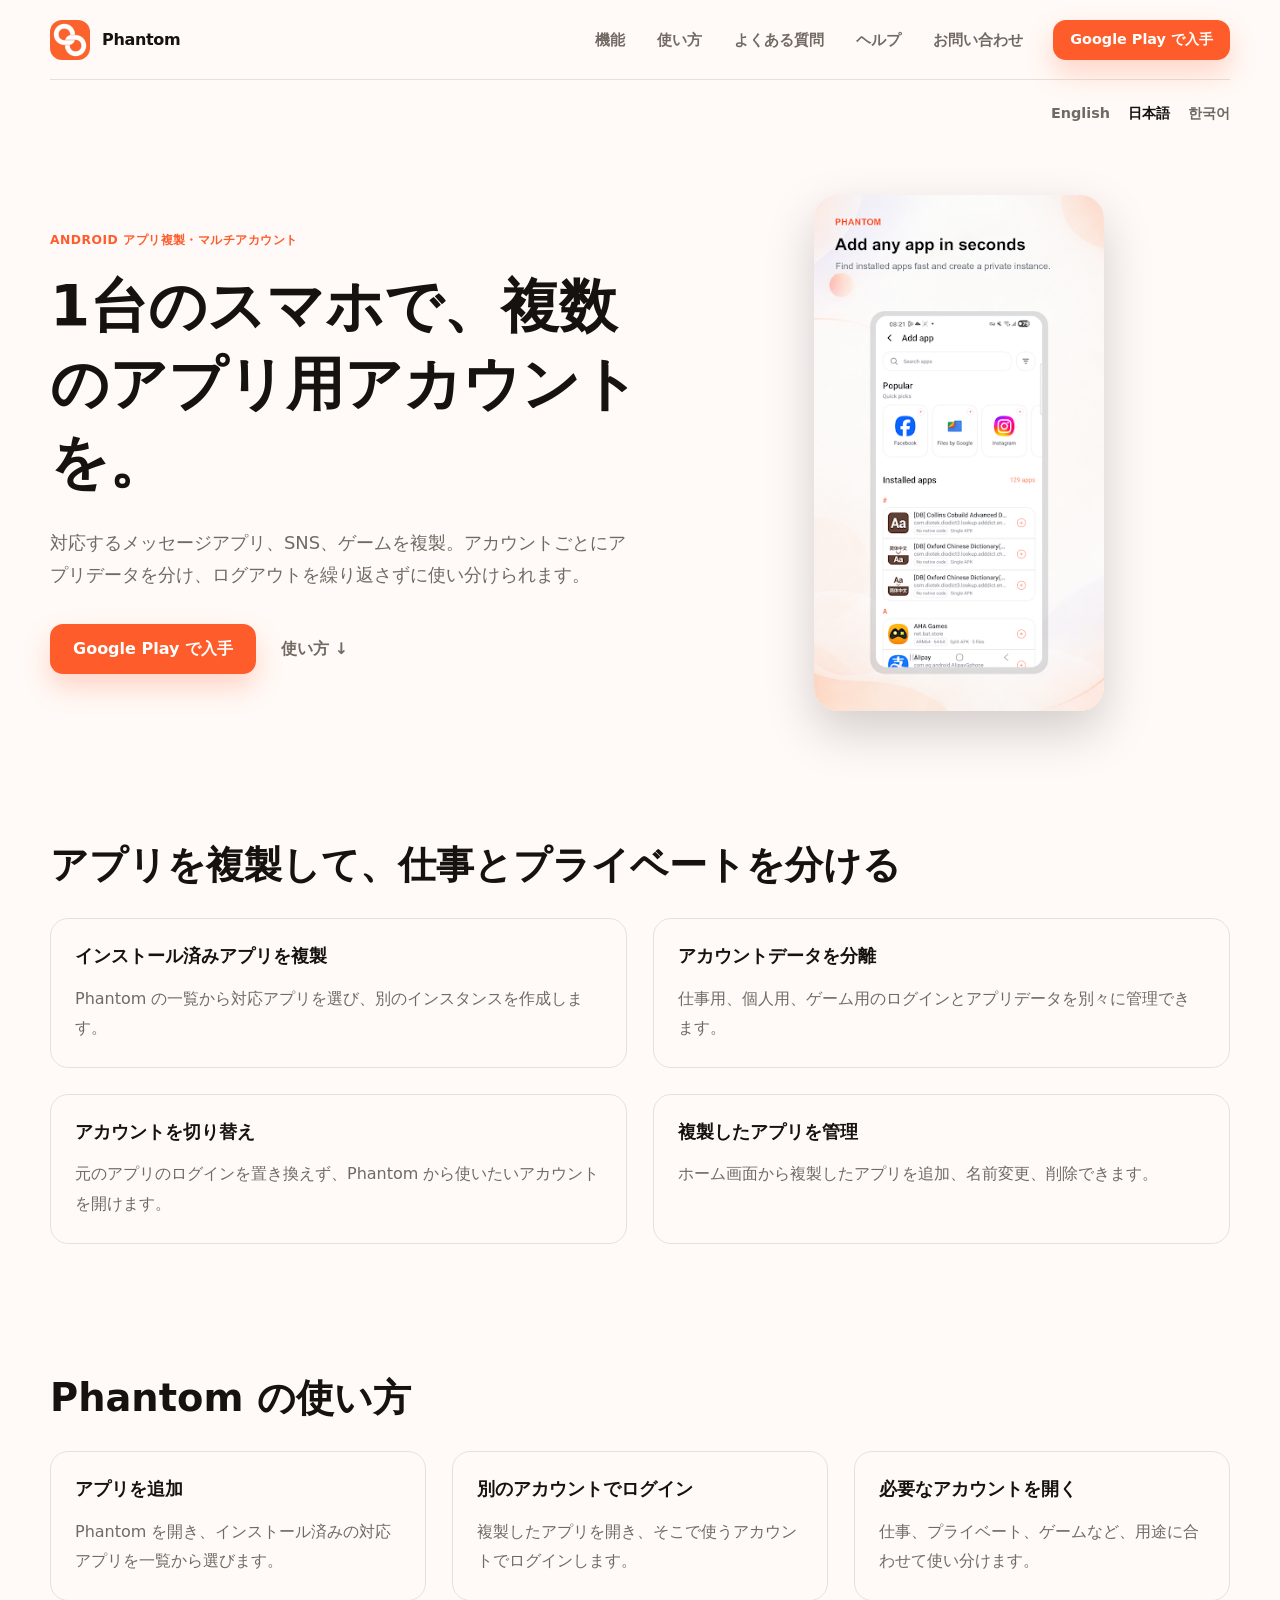
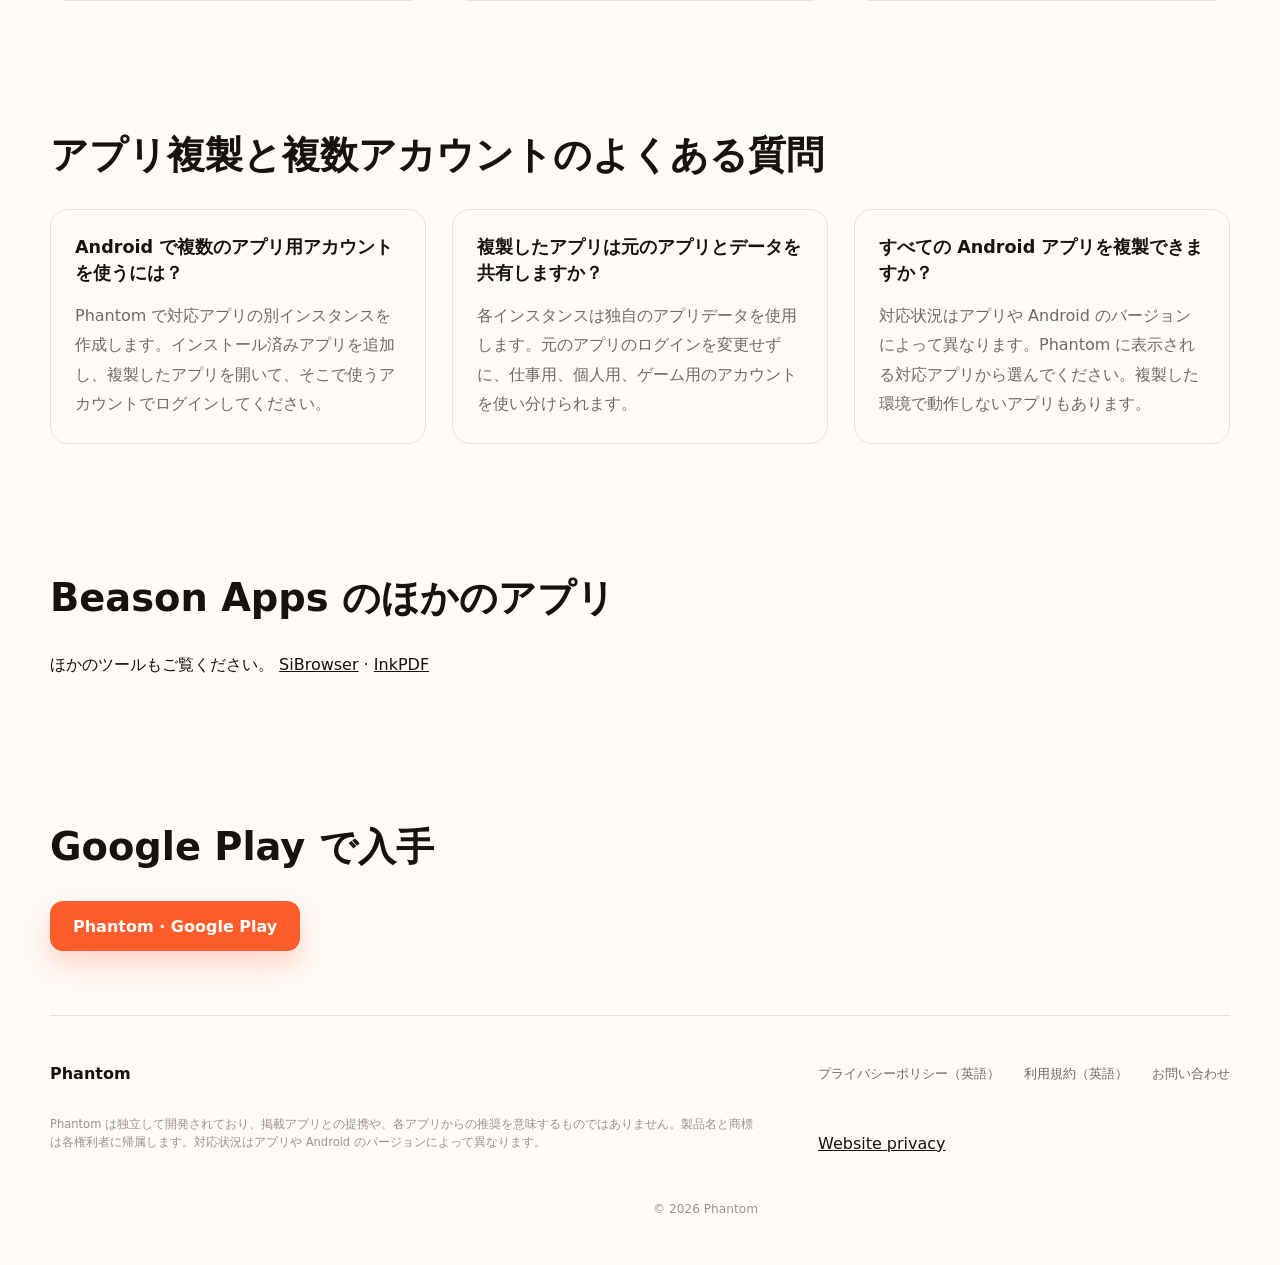
<file: ja/index.html>
<!DOCTYPE html>
<html lang="ja">
<head>
  <meta charset="utf-8">
  <meta name="viewport" content="width=device-width, initial-scale=1">
  <title>Phantom — Android アプリ複製・複数アカウント管理</title>
  <meta name="description" content="Phantom で対応する Android アプリを複製し、1台のスマホで複数アカウントを使い分け。仕事用・個人用・ゲーム用のログインとアプリデータを別々に管理できます。">
  <link rel="canonical" href="https://phantom.beasonapps.com/ja/">
  <link rel="alternate" hreflang="en" href="https://phantom.beasonapps.com/">
  <link rel="alternate" hreflang="ja" href="https://phantom.beasonapps.com/ja/">
  <link rel="alternate" hreflang="ko" href="https://phantom.beasonapps.com/ko/">
  <link rel="alternate" hreflang="x-default" href="https://phantom.beasonapps.com/">
  <link rel="icon" href="/assets/phantom-icon.png">
  <link rel="stylesheet" href="/styles.css">
  <meta property="og:type" content="website">
  <meta property="og:site_name" content="Phantom">
  <meta property="og:title" content="Phantom — Android アプリ複製・複数アカウント管理">
  <meta property="og:description" content="Phantom で対応する Android アプリを複製し、1台のスマホで複数アカウントを使い分け。仕事用・個人用・ゲーム用のログインとアプリデータを別々に管理できます。">
  <meta property="og:url" content="https://phantom.beasonapps.com/ja/">
  <meta property="og:image" content="https://phantom.beasonapps.com/assets/phantom-icon.png">
  <meta property="og:locale" content="ja_JP">
  <meta name="twitter:card" content="summary">
  <meta name="twitter:title" content="Phantom — Android アプリ複製・複数アカウント管理">
  <meta name="twitter:description" content="Phantom で対応する Android アプリを複製し、1台のスマホで複数アカウントを使い分け。仕事用・個人用・ゲーム用のログインとアプリデータを別々に管理できます。">
  <meta name="twitter:image" content="https://phantom.beasonapps.com/assets/phantom-icon.png">
  <script async src="https://pagead2.googlesyndication.com/pagead/js/adsbygoogle.js?client=ca-pub-9541172831129326" crossorigin="anonymous"></script>
</head>
<body class="localized">
<header class="site-header">
  <a class="brand" href="/ja/"><img src="/assets/phantom-icon.png" alt="" width="40" height="40"><span>Phantom</span></a>
  <nav aria-label="機能"><a href="#features">機能</a><a href="#how">使い方</a><a href="#faq">よくある質問</a><a href="/guides/">ヘルプ</a><a href="/contact/">お問い合わせ</a></nav>
  <a class="button button-small" href="https://play.google.com/store/apps/details?id=com.multiapp.morespace.app&amp;hl=ja">Google Play で入手</a>
</header>
<nav class="language-links" aria-label="言語"><a href="/" lang="en" hreflang="en">English</a><a href="/ja/" lang="ja" hreflang="ja" aria-current="page">日本語</a><a href="/ko/" lang="ko" hreflang="ko">한국어</a></nav>
<main id="top">
<section class="hero">
  <div class="hero-copy"><p class="eyebrow">Android アプリ複製・マルチアカウント</p><h1>1台のスマホで、複数のアプリ用アカウントを。</h1><p class="hero-lead">対応するメッセージアプリ、SNS、ゲームを複製。アカウントごとにアプリデータを分け、ログアウトを繰り返さずに使い分けられます。</p><div class="hero-actions"><a class="button" href="https://play.google.com/store/apps/details?id=com.multiapp.morespace.app&amp;hl=ja">Google Play で入手</a><a class="text-link" href="#how">使い方 ↓</a></div></div>
  <img class="locale-shot" src="/assets/screen-2.png" alt="Phantom で複製するアプリを選ぶ画面" width="333" height="592">
</section>
<section class="seo-section" id="features" aria-labelledby="features-title"><h2 id="features-title">アプリを複製して、仕事とプライベートを分ける</h2><div class="seo-grid feature-copy"><article><h3>インストール済みアプリを複製</h3><p>Phantom の一覧から対応アプリを選び、別のインスタンスを作成します。</p></article><article><h3>アカウントデータを分離</h3><p>仕事用、個人用、ゲーム用のログインとアプリデータを別々に管理できます。</p></article><article><h3>アカウントを切り替え</h3><p>元のアプリのログインを置き換えず、Phantom から使いたいアカウントを開けます。</p></article><article><h3>複製したアプリを管理</h3><p>ホーム画面から複製したアプリを追加、名前変更、削除できます。</p></article></div></section><section class="seo-section" id="how" aria-labelledby="how-title"><h2 id="how-title">Phantom の使い方</h2><div class="seo-grid "><article><h3>アプリを追加</h3><p>Phantom を開き、インストール済みの対応アプリを一覧から選びます。</p></article><article><h3>別のアカウントでログイン</h3><p>複製したアプリを開き、そこで使うアカウントでログインします。</p></article><article><h3>必要なアカウントを開く</h3><p>仕事、プライベート、ゲームなど、用途に合わせて使い分けます。</p></article></div></section><section class="seo-section" id="faq" aria-labelledby="faq-title"><h2 id="faq-title">アプリ複製と複数アカウントのよくある質問</h2><div class="seo-grid "><article><h3>Android で複数のアプリ用アカウントを使うには？</h3><p>Phantom で対応アプリの別インスタンスを作成します。インストール済みアプリを追加し、複製したアプリを開いて、そこで使うアカウントでログインしてください。</p></article><article><h3>複製したアプリは元のアプリとデータを共有しますか？</h3><p>各インスタンスは独自のアプリデータを使用します。元のアプリのログインを変更せずに、仕事用、個人用、ゲーム用のアカウントを使い分けられます。</p></article><article><h3>すべての Android アプリを複製できますか？</h3><p>対応状況はアプリや Android のバージョンによって異なります。Phantom に表示される対応アプリから選んでください。複製した環境で動作しないアプリもあります。</p></article></div></section><section class="seo-section"><h2>Beason Apps のほかのアプリ</h2><p>ほかのツールもご覧ください。 <a href="https://browser.beasonapps.com/ja/">SiBrowser</a> · <a href="https://play.google.com/store/apps/details?id=com.xhstudio.pdftool">InkPDF</a></p></section>
<section class="seo-section"><h2>Google Play で入手</h2><a class="button" href="https://play.google.com/store/apps/details?id=com.multiapp.morespace.app&amp;hl=ja">Phantom · Google Play</a></section>
</main>
<footer>
  <div class="footer-brand"><strong>Phantom</strong></div>
  <div class="footer-links"><a href="/privacy.html">プライバシーポリシー（英語）</a><a href="/terms-of-service.html">利用規約（英語）</a><a href="/contact/">お問い合わせ</a></div>
  <p class="legal">Phantom は独立して開発されており、掲載アプリとの提携や、各アプリからの推奨を意味するものではありません。製品名と商標は各権利者に帰属します。対応状況はアプリや Android のバージョンによって異なります。</p><p><a href="/website-privacy/">Website privacy</a></p><p class="copyright">© 2026 Phantom</p>
</footer>
</body>
</html>
</file>
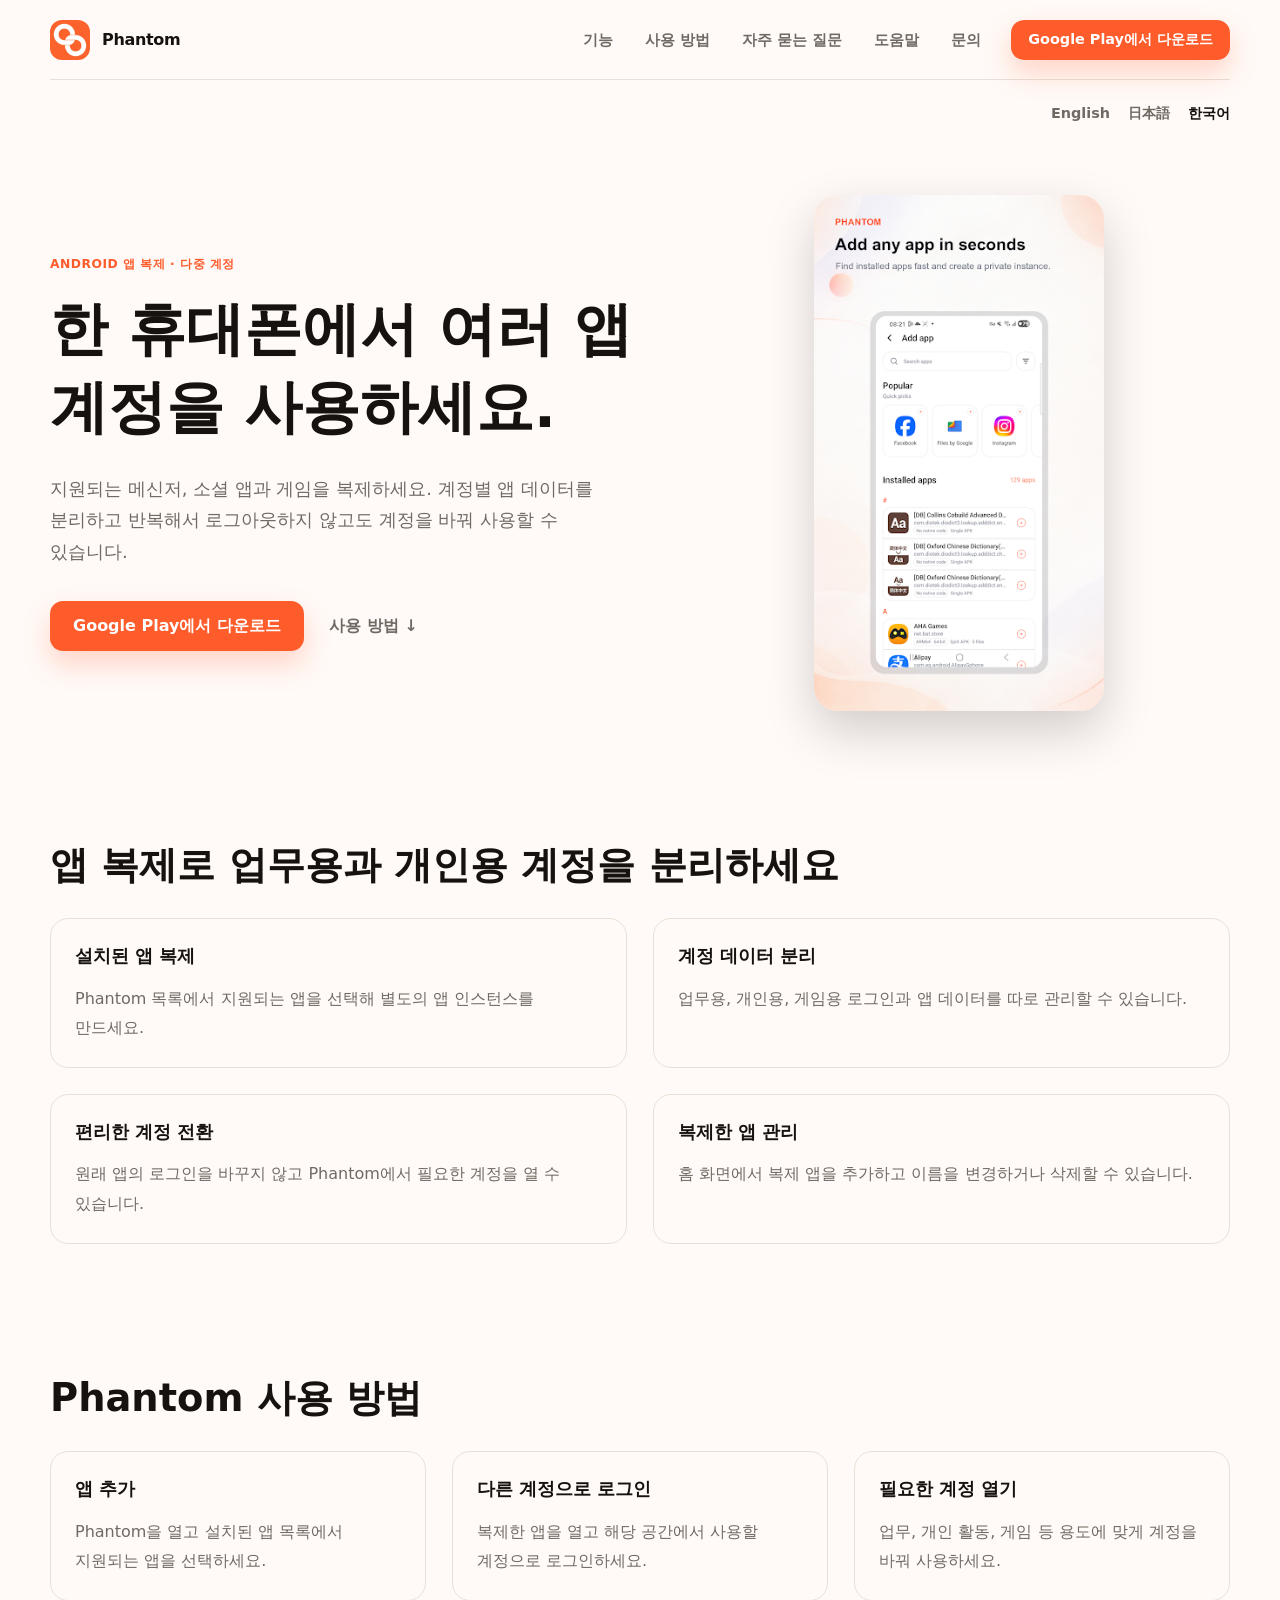
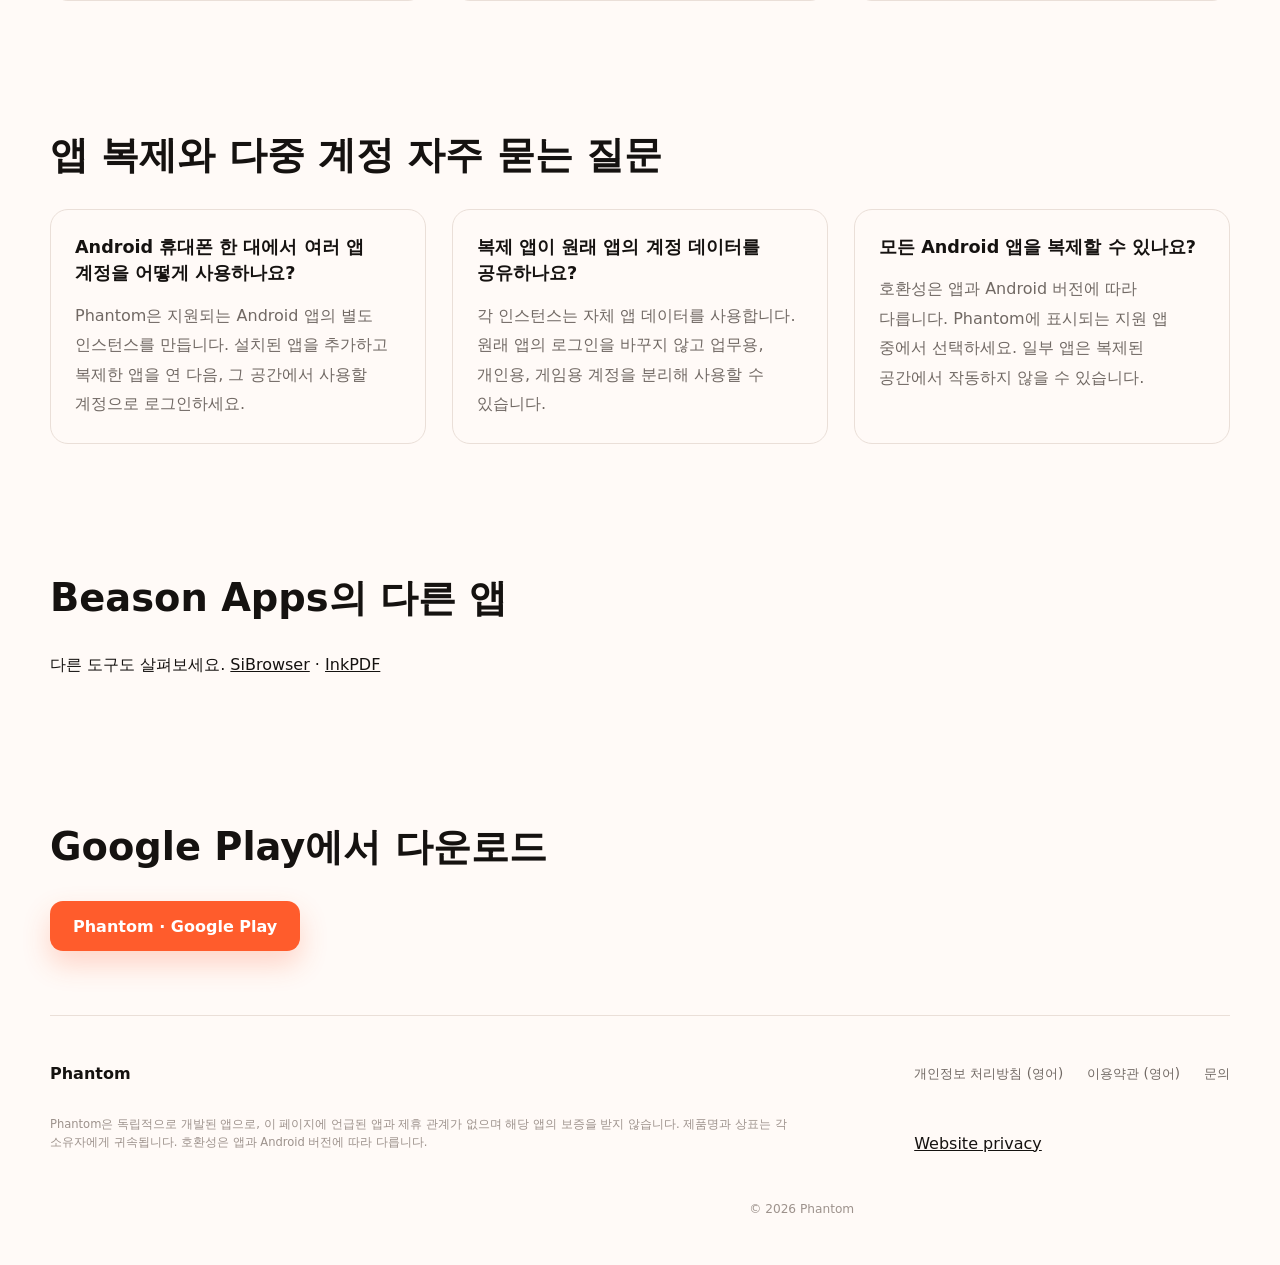
<file: ko/index.html>
<!DOCTYPE html>
<html lang="ko">
<head>
  <meta charset="utf-8">
  <meta name="viewport" content="width=device-width, initial-scale=1">
  <title>Phantom — Android 앱 복제 및 다중 계정 관리</title>
  <meta name="description" content="Phantom으로 지원되는 Android 앱을 복제하고 한 휴대폰에서 여러 계정을 사용하세요. 업무용, 개인용, 게임용 계정의 로그인과 앱 데이터를 따로 관리할 수 있습니다.">
  <link rel="canonical" href="https://phantom.beasonapps.com/ko/">
  <link rel="alternate" hreflang="en" href="https://phantom.beasonapps.com/">
  <link rel="alternate" hreflang="ja" href="https://phantom.beasonapps.com/ja/">
  <link rel="alternate" hreflang="ko" href="https://phantom.beasonapps.com/ko/">
  <link rel="alternate" hreflang="x-default" href="https://phantom.beasonapps.com/">
  <link rel="icon" href="/assets/phantom-icon.png">
  <link rel="stylesheet" href="/styles.css">
  <meta property="og:type" content="website">
  <meta property="og:site_name" content="Phantom">
  <meta property="og:title" content="Phantom — Android 앱 복제 및 다중 계정 관리">
  <meta property="og:description" content="Phantom으로 지원되는 Android 앱을 복제하고 한 휴대폰에서 여러 계정을 사용하세요. 업무용, 개인용, 게임용 계정의 로그인과 앱 데이터를 따로 관리할 수 있습니다.">
  <meta property="og:url" content="https://phantom.beasonapps.com/ko/">
  <meta property="og:image" content="https://phantom.beasonapps.com/assets/phantom-icon.png">
  <meta property="og:locale" content="ko_KR">
  <meta name="twitter:card" content="summary">
  <meta name="twitter:title" content="Phantom — Android 앱 복제 및 다중 계정 관리">
  <meta name="twitter:description" content="Phantom으로 지원되는 Android 앱을 복제하고 한 휴대폰에서 여러 계정을 사용하세요. 업무용, 개인용, 게임용 계정의 로그인과 앱 데이터를 따로 관리할 수 있습니다.">
  <meta name="twitter:image" content="https://phantom.beasonapps.com/assets/phantom-icon.png">
  <script async src="https://pagead2.googlesyndication.com/pagead/js/adsbygoogle.js?client=ca-pub-9541172831129326" crossorigin="anonymous"></script>
</head>
<body class="localized">
<header class="site-header">
  <a class="brand" href="/ko/"><img src="/assets/phantom-icon.png" alt="" width="40" height="40"><span>Phantom</span></a>
  <nav aria-label="기능"><a href="#features">기능</a><a href="#how">사용 방법</a><a href="#faq">자주 묻는 질문</a><a href="/guides/">도움말</a><a href="/contact/">문의</a></nav>
  <a class="button button-small" href="https://play.google.com/store/apps/details?id=com.multiapp.morespace.app&amp;hl=ko">Google Play에서 다운로드</a>
</header>
<nav class="language-links" aria-label="언어"><a href="/" lang="en" hreflang="en">English</a><a href="/ja/" lang="ja" hreflang="ja">日本語</a><a href="/ko/" lang="ko" hreflang="ko" aria-current="page">한국어</a></nav>
<main id="top">
<section class="hero">
  <div class="hero-copy"><p class="eyebrow">Android 앱 복제 · 다중 계정</p><h1>한 휴대폰에서 여러 앱 계정을 사용하세요.</h1><p class="hero-lead">지원되는 메신저, 소셜 앱과 게임을 복제하세요. 계정별 앱 데이터를 분리하고 반복해서 로그아웃하지 않고도 계정을 바꿔 사용할 수 있습니다.</p><div class="hero-actions"><a class="button" href="https://play.google.com/store/apps/details?id=com.multiapp.morespace.app&amp;hl=ko">Google Play에서 다운로드</a><a class="text-link" href="#how">사용 방법 ↓</a></div></div>
  <img class="locale-shot" src="/assets/screen-2.png" alt="Phantom에서 복제할 설치된 앱을 선택하는 화면" width="333" height="592">
</section>
<section class="seo-section" id="features" aria-labelledby="features-title"><h2 id="features-title">앱 복제로 업무용과 개인용 계정을 분리하세요</h2><div class="seo-grid feature-copy"><article><h3>설치된 앱 복제</h3><p>Phantom 목록에서 지원되는 앱을 선택해 별도의 앱 인스턴스를 만드세요.</p></article><article><h3>계정 데이터 분리</h3><p>업무용, 개인용, 게임용 로그인과 앱 데이터를 따로 관리할 수 있습니다.</p></article><article><h3>편리한 계정 전환</h3><p>원래 앱의 로그인을 바꾸지 않고 Phantom에서 필요한 계정을 열 수 있습니다.</p></article><article><h3>복제한 앱 관리</h3><p>홈 화면에서 복제 앱을 추가하고 이름을 변경하거나 삭제할 수 있습니다.</p></article></div></section><section class="seo-section" id="how" aria-labelledby="how-title"><h2 id="how-title">Phantom 사용 방법</h2><div class="seo-grid "><article><h3>앱 추가</h3><p>Phantom을 열고 설치된 앱 목록에서 지원되는 앱을 선택하세요.</p></article><article><h3>다른 계정으로 로그인</h3><p>복제한 앱을 열고 해당 공간에서 사용할 계정으로 로그인하세요.</p></article><article><h3>필요한 계정 열기</h3><p>업무, 개인 활동, 게임 등 용도에 맞게 계정을 바꿔 사용하세요.</p></article></div></section><section class="seo-section" id="faq" aria-labelledby="faq-title"><h2 id="faq-title">앱 복제와 다중 계정 자주 묻는 질문</h2><div class="seo-grid "><article><h3>Android 휴대폰 한 대에서 여러 앱 계정을 어떻게 사용하나요?</h3><p>Phantom은 지원되는 Android 앱의 별도 인스턴스를 만듭니다. 설치된 앱을 추가하고 복제한 앱을 연 다음, 그 공간에서 사용할 계정으로 로그인하세요.</p></article><article><h3>복제 앱이 원래 앱의 계정 데이터를 공유하나요?</h3><p>각 인스턴스는 자체 앱 데이터를 사용합니다. 원래 앱의 로그인을 바꾸지 않고 업무용, 개인용, 게임용 계정을 분리해 사용할 수 있습니다.</p></article><article><h3>모든 Android 앱을 복제할 수 있나요?</h3><p>호환성은 앱과 Android 버전에 따라 다릅니다. Phantom에 표시되는 지원 앱 중에서 선택하세요. 일부 앱은 복제된 공간에서 작동하지 않을 수 있습니다.</p></article></div></section><section class="seo-section"><h2>Beason Apps의 다른 앱</h2><p>다른 도구도 살펴보세요. <a href="https://browser.beasonapps.com/ko/">SiBrowser</a> · <a href="https://play.google.com/store/apps/details?id=com.xhstudio.pdftool">InkPDF</a></p></section>
<section class="seo-section"><h2>Google Play에서 다운로드</h2><a class="button" href="https://play.google.com/store/apps/details?id=com.multiapp.morespace.app&amp;hl=ko">Phantom · Google Play</a></section>
</main>
<footer>
  <div class="footer-brand"><strong>Phantom</strong></div>
  <div class="footer-links"><a href="/privacy.html">개인정보 처리방침 (영어)</a><a href="/terms-of-service.html">이용약관 (영어)</a><a href="/contact/">문의</a></div>
  <p class="legal">Phantom은 독립적으로 개발된 앱으로, 이 페이지에 언급된 앱과 제휴 관계가 없으며 해당 앱의 보증을 받지 않습니다. 제품명과 상표는 각 소유자에게 귀속됩니다. 호환성은 앱과 Android 버전에 따라 다릅니다.</p><p><a href="/website-privacy/">Website privacy</a></p><p class="copyright">© 2026 Phantom</p>
</footer>
</body>
</html>
</file>
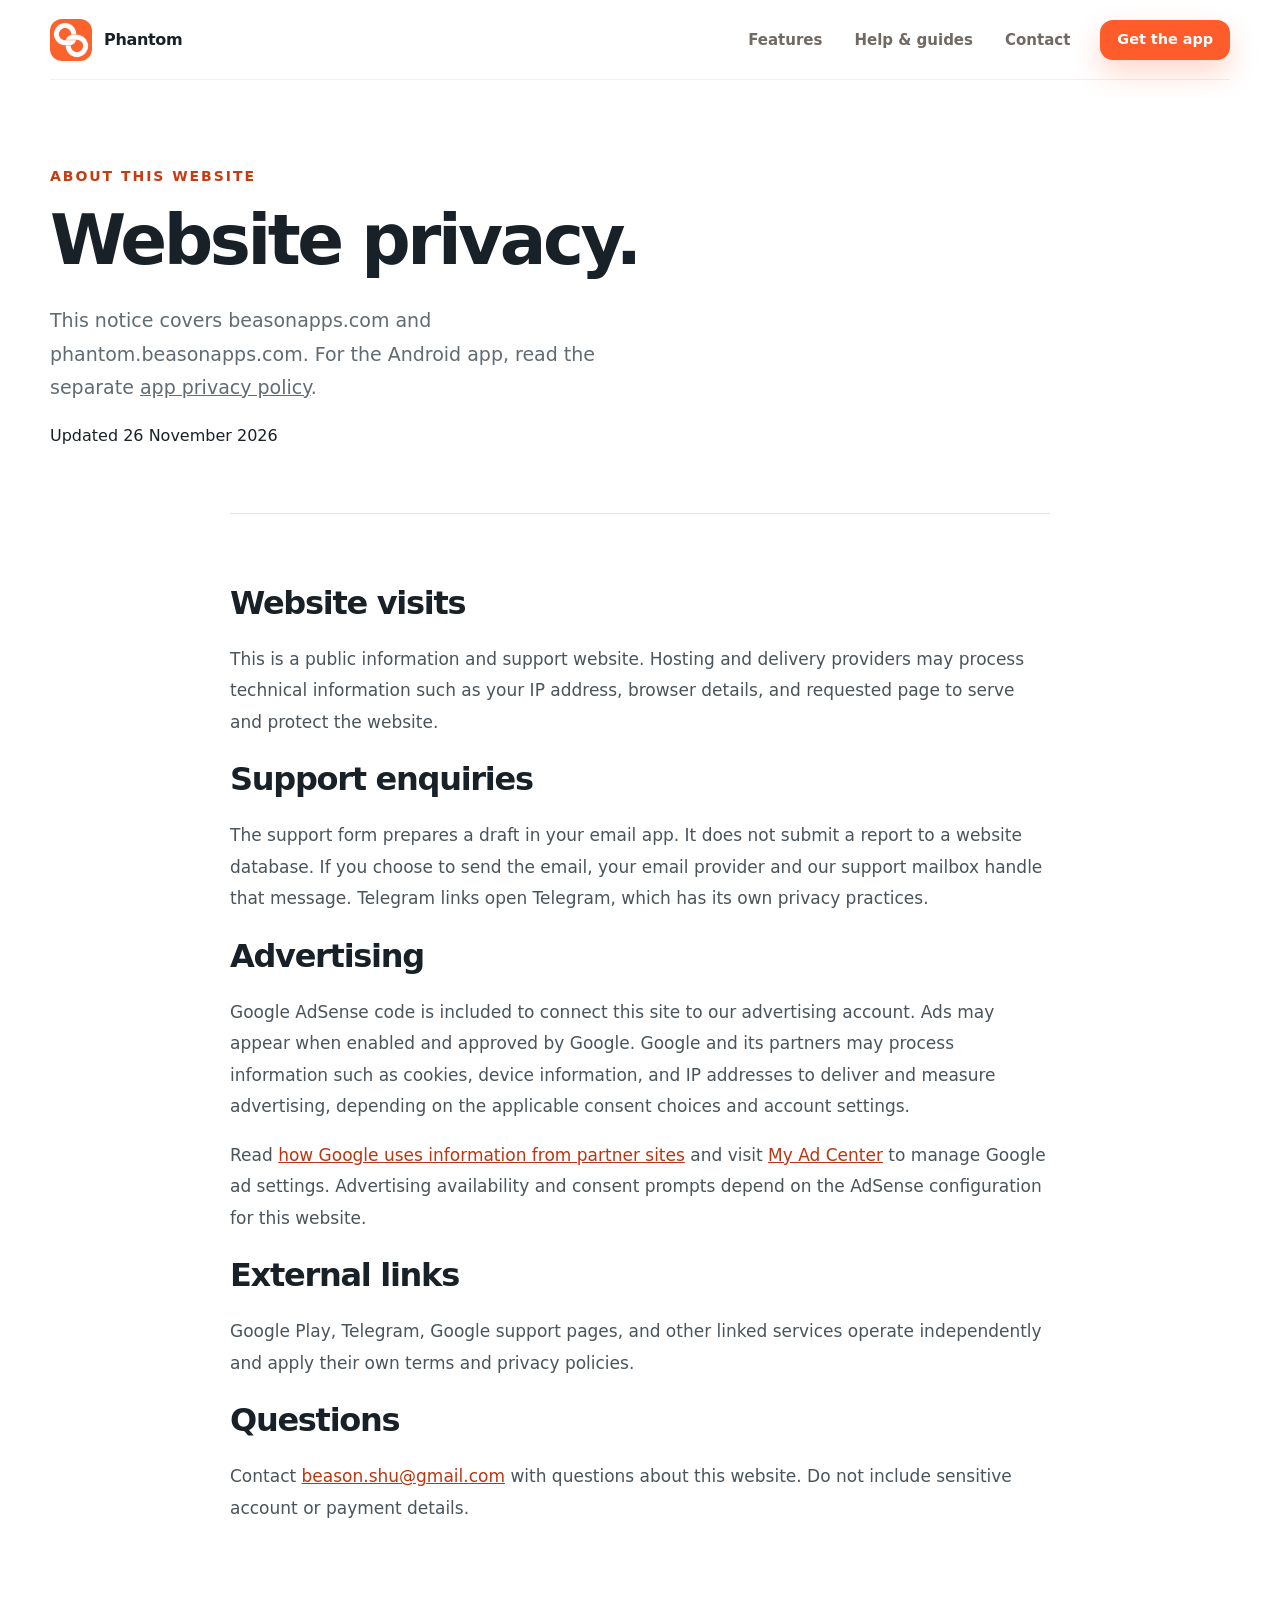
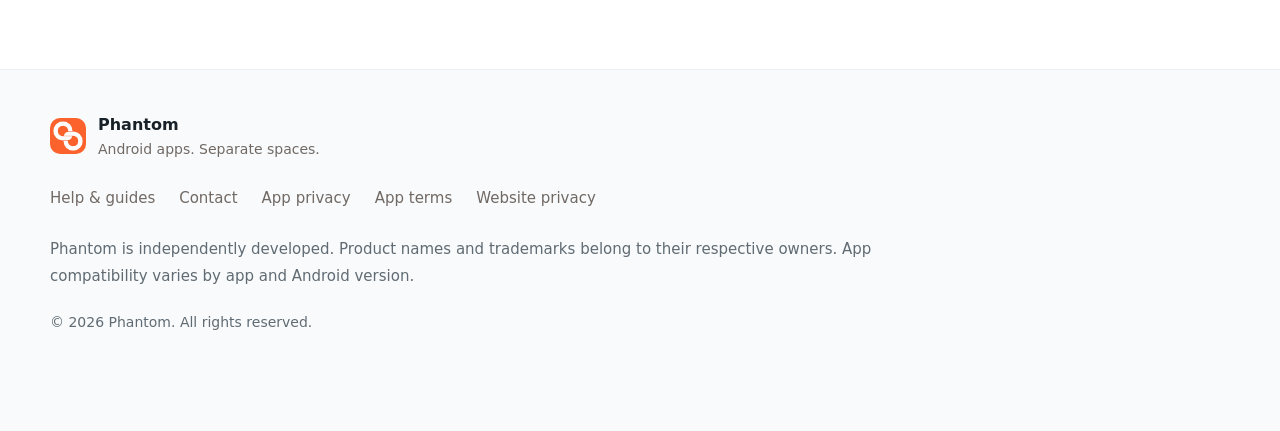
<file: website-privacy/index.html>
<!doctype html>
<html lang="en"><head><meta charset="utf-8"><meta name="viewport" content="width=device-width, initial-scale=1">
<title>Website privacy · Phantom</title><meta name="description" content="How the Phantom website handles support enquiries, advertising, and third-party links.">
<meta name="theme-color" content="#ffffff"><link rel="canonical" href="https://phantom.beasonapps.com/website-privacy/">
<link rel="icon" href="/assets/phantom-icon.png"><link rel="stylesheet" href="/styles.css"><link rel="stylesheet" href="/support.css?v=6880fa2">
<meta property="og:title" content="Website privacy · Phantom"><meta property="og:description" content="How the Phantom website handles support enquiries, advertising, and third-party links."><meta property="og:image" content="https://phantom.beasonapps.com/assets/phantom-icon.png">
<script async src="https://pagead2.googlesyndication.com/pagead/js/adsbygoogle.js?client=ca-pub-9541172831129326" crossorigin="anonymous"></script></head><body class="support-site">
<a class="skip-link" href="#main">Skip to content</a>
<header class="site-header"><a class="brand" href="/"><img src="/assets/phantom-icon.png" alt="" width="42" height="42"><span>Phantom</span></a><nav aria-label="Main navigation"><a href="/#features">Features</a><a href="/guides/" >Help &amp; guides</a><a href="/contact/" >Contact</a></nav><a class="button button-small" href="https://play.google.com/store/apps/details?id=com.multiapp.morespace.app">Get the app</a></header>
<main id="main">
<section class="guide-hero"><p class="eyebrow">About this website</p><h1>Website privacy.</h1><p class="support-lead">This notice covers beasonapps.com and phantom.beasonapps.com. For the Android app, read the separate <a href="/privacy.html">app privacy policy</a>.</p><p>Updated 26 November 2026</p></section><div class="guide-articles"><article><h2>Website visits</h2><p>This is a public information and support website. Hosting and delivery providers may process technical information such as your IP address, browser details, and requested page to serve and protect the website.</p><h2>Support enquiries</h2><p>The support form prepares a draft in your email app. It does not submit a report to a website database. If you choose to send the email, your email provider and our support mailbox handle that message. Telegram links open Telegram, which has its own privacy practices.</p><h2>Advertising</h2><p>Google AdSense code is included to connect this site to our advertising account. Ads may appear when enabled and approved by Google. Google and its partners may process information such as cookies, device information, and IP addresses to deliver and measure advertising, depending on the applicable consent choices and account settings.</p><p>Read <a href="https://policies.google.com/technologies/partner-sites">how Google uses information from partner sites</a> and visit <a href="https://myadcenter.google.com/">My Ad Center</a> to manage Google ad settings. Advertising availability and consent prompts depend on the AdSense configuration for this website.</p><h2>External links</h2><p>Google Play, Telegram, Google support pages, and other linked services operate independently and apply their own terms and privacy policies.</p><h2>Questions</h2><p>Contact <a href="mailto:beason.shu@gmail.com">beason.shu@gmail.com</a> with questions about this website. Do not include sensitive account or payment details.</p></article></div></main>
<footer class="site-footer"><div class="footer-brand"><img src="/assets/phantom-icon.png" alt="" width="36" height="36"><div><strong>Phantom</strong><span>Android apps. Separate spaces.</span></div></div><div class="footer-links"><a href="/guides/">Help &amp; guides</a><a href="/contact/">Contact</a><a href="/privacy.html">App privacy</a><a href="/terms-of-service.html">App terms</a><a href="/website-privacy/">Website privacy</a></div><p class="legal">Phantom is independently developed. Product names and trademarks belong to their respective owners. App compatibility varies by app and Android version.</p><p class="copyright">© 2026 Phantom. All rights reserved.</p></footer>
<script src="/support.js?v=6880fa2" defer></script></body></html>
</file>
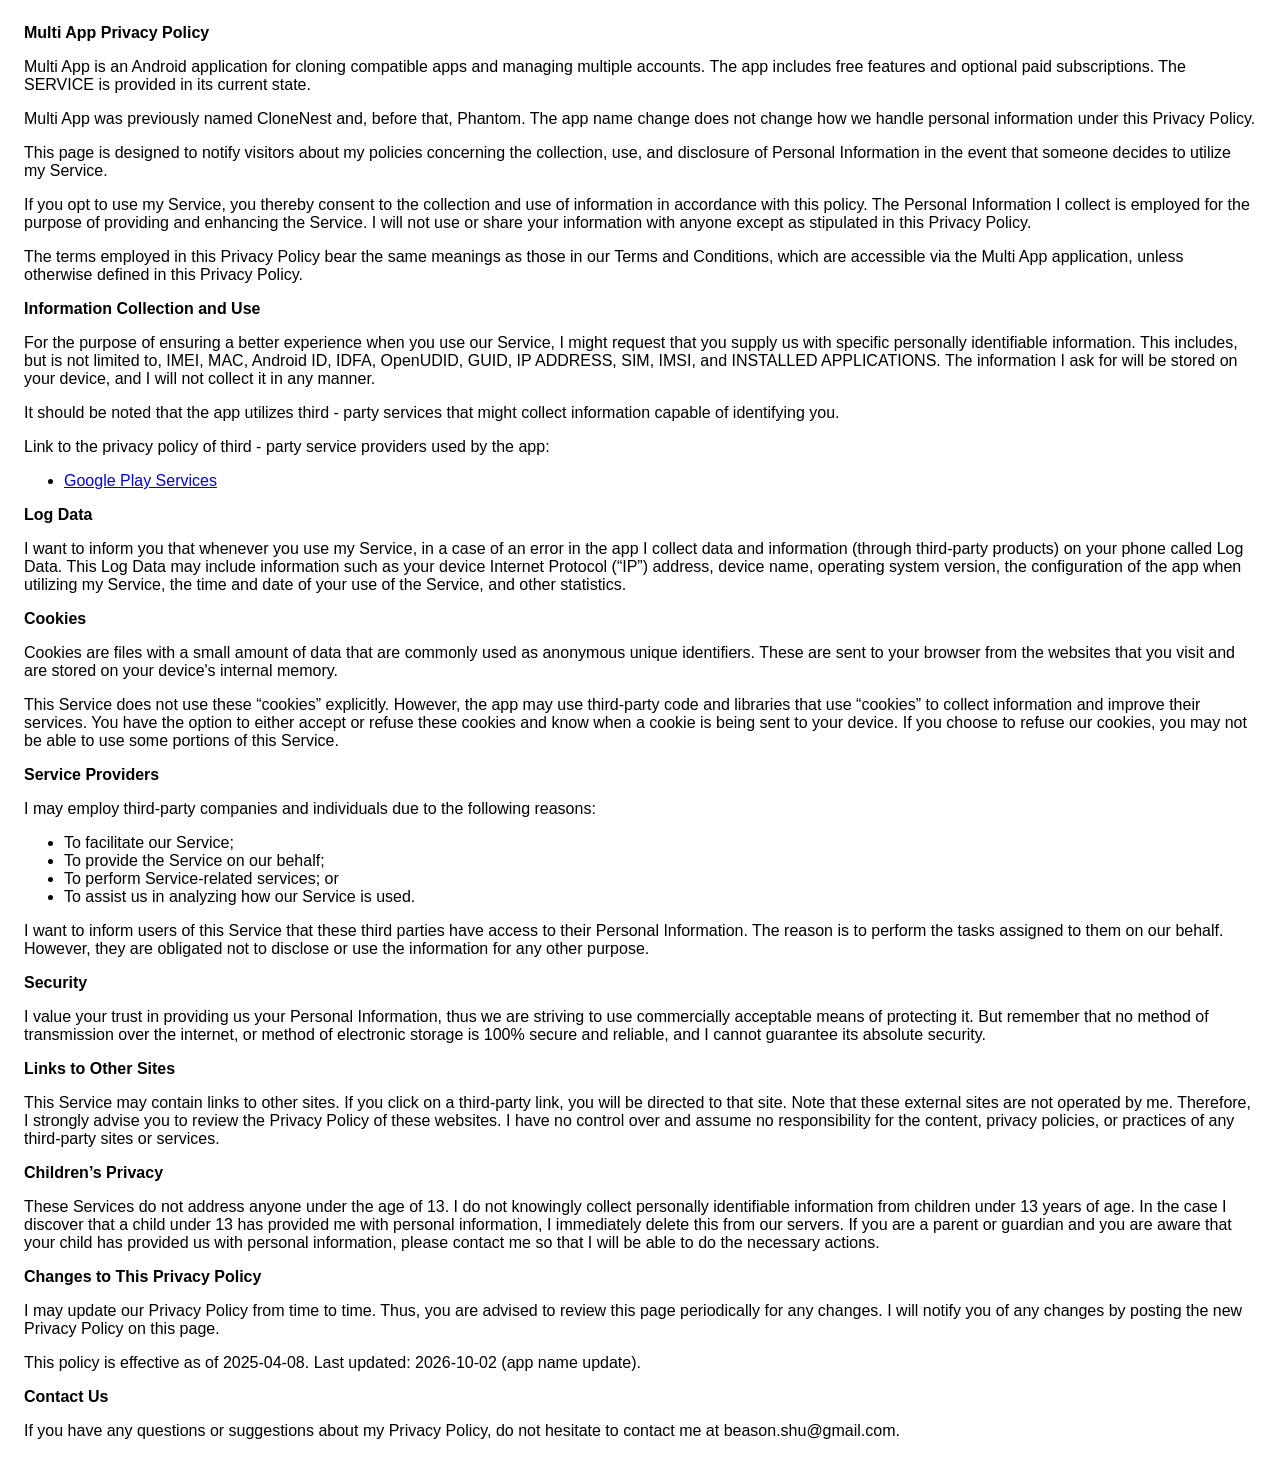
<file: privacy.html>
<!DOCTYPE html>
    <html lang="en">
    <head>
      <meta charset='utf-8'>
      <meta name='viewport' content='width=device-width'>
      <title>Multi App Privacy Policy</title>
      <style> body { font-family: 'Helvetica Neue', Helvetica, Arial, sans-serif; padding:1em; } </style>
      <link rel="canonical" href="https://phantom.beasonapps.com/privacy.html">
  <script async src="https://pagead2.googlesyndication.com/pagead/js/adsbygoogle.js?client=ca-pub-9541172831129326" crossorigin="anonymous"></script>
</head>
    <body>
    <strong>Multi App Privacy Policy</strong> <p>
                  Multi App is an Android application for cloning compatible apps and managing multiple accounts. The app includes free features and optional paid subscriptions. The SERVICE is provided in its current state.
                </p> <p>
                  Multi App was previously named CloneNest and, before that, Phantom. The app name change does not change how we handle personal information under this Privacy Policy.
                </p> <p>
                  This page is designed to notify visitors about my policies concerning the collection, use, and disclosure of Personal Information in the event that someone decides to utilize my Service.
                </p> <p>
                  If you opt to use my Service, you thereby consent to the collection and use of information in accordance with this policy. The Personal Information I collect is employed for the purpose of providing and enhancing the Service. I will not use or share your information with anyone except as stipulated in this Privacy Policy.
                </p> <p>
                  The terms employed in this Privacy Policy bear the same meanings as those in our Terms and Conditions, which are accessible via the Multi App application, unless otherwise defined in this Privacy Policy.
                </p> <p><strong>Information Collection and Use</strong></p> <p>
                  For the purpose of ensuring a better experience when you use our Service, I might request that you supply us with specific personally identifiable information. This includes, but is not limited to, IMEI, MAC, Android ID, IDFA, OpenUDID, GUID, IP ADDRESS, SIM, IMSI, and INSTALLED APPLICATIONS. The information I ask for will be stored on your device, and I will not collect it in any manner.
                </p> <div><p>
                    It should be noted that the app utilizes third - party services that might collect information capable of identifying you.
                  </p> <p>
                    Link to the privacy policy of third - party service providers used by the app: 
                  </p> <ul>
                      <li><a href="https://www.google.com/policies/privacy/" target="_blank" rel="noopener noreferrer">Google Play Services</a></li>
                      <!----><!----><!----><!----><!----><!----><!----><!----><!----><!----><!----></ul></div>
        <p><strong>Log Data</strong></p> <p>
                  I want to inform you that whenever you
                  use my Service, in a case of an error in the app
                  I collect data and information (through third-party
                  products) on your phone called Log Data. This Log Data may
                  include information such as your device Internet Protocol
                  (“IP”) address, device name, operating system version, the
                  configuration of the app when utilizing my Service,
                  the time and date of your use of the Service, and other
                  statistics.
                </p> <p><strong>Cookies</strong></p> <p>
                  Cookies are files with a small amount of data that are
                  commonly used as anonymous unique identifiers. These are sent
                  to your browser from the websites that you visit and are
                  stored on your device's internal memory.
                </p> <p>
                  This Service does not use these “cookies” explicitly. However,
                  the app may use third-party code and libraries that use
                  “cookies” to collect information and improve their services.
                  You have the option to either accept or refuse these cookies
                  and know when a cookie is being sent to your device. If you
                  choose to refuse our cookies, you may not be able to use some
                  portions of this Service.
                </p> <p><strong>Service Providers</strong></p> <p>
                  I may employ third-party companies and
                  individuals due to the following reasons:
                </p> <ul><li>To facilitate our Service;</li> <li>To provide the Service on our behalf;</li> <li>To perform Service-related services; or</li> <li>To assist us in analyzing how our Service is used.</li></ul> <p>
                  I want to inform users of this Service
                  that these third parties have access to their Personal
                  Information. The reason is to perform the tasks assigned to
                  them on our behalf. However, they are obligated not to
                  disclose or use the information for any other purpose.
                </p> <p><strong>Security</strong></p> <p>
                  I value your trust in providing us your
                  Personal Information, thus we are striving to use commercially
                  acceptable means of protecting it. But remember that no method
                  of transmission over the internet, or method of electronic
                  storage is 100% secure and reliable, and I cannot
                  guarantee its absolute security.
                </p> <p><strong>Links to Other Sites</strong></p> <p>
                  This Service may contain links to other sites. If you click on
                  a third-party link, you will be directed to that site. Note
                  that these external sites are not operated by me.
                  Therefore, I strongly advise you to review the
                  Privacy Policy of these websites. I have
                  no control over and assume no responsibility for the content,
                  privacy policies, or practices of any third-party sites or
                  services.
                </p> <p><strong>Children’s Privacy</strong></p> <div><p>
                    These Services do not address anyone under the age of 13.
                    I do not knowingly collect personally
                    identifiable information from children under 13 years of age. In the case
                    I discover that a child under 13 has provided
                    me with personal information, I immediately
                    delete this from our servers. If you are a parent or guardian
                    and you are aware that your child has provided us with
                    personal information, please contact me so that
                    I will be able to do the necessary actions.
                  </p></div> <!----> <p><strong>Changes to This Privacy Policy</strong></p> <p>
                  I may update our Privacy Policy from
                  time to time. Thus, you are advised to review this page
                  periodically for any changes. I will
                  notify you of any changes by posting the new Privacy Policy on
                  this page.
                </p> <p>This policy is effective as of 2025-04-08. Last updated: 2026-10-02 (app name update).</p> <p><strong>Contact Us</strong></p> <p>
                  If you have any questions or suggestions about my
                  Privacy Policy, do not hesitate to contact me at beason.shu@gmail.com.
                </p> 
    </body>
    </html>
</file>
<file: styles.css>
:root { --paper:#fffaf7; --white:#fff; --ink:#151210; --muted:#716964; --line:#eadfd8; --orange:#ff5c2c; --orange-dark:#e94317; --peach:#fff0e9; --max:1180px; }
* { box-sizing:border-box; }
html { scroll-behavior:smooth; }
body { margin:0; color:var(--ink); background:var(--paper); font-family:Inter,ui-sans-serif,system-ui,-apple-system,BlinkMacSystemFont,"Segoe UI",sans-serif; font-size:16px; line-height:1.6; -webkit-font-smoothing:antialiased; }
a { color:inherit; } img { max-width:100%; }
.site-header { width:min(calc(100% - 40px),var(--max)); min-height:80px; margin:auto; display:flex; align-items:center; gap:30px; border-bottom:1px solid var(--line); }
.brand { display:flex; align-items:center; gap:12px; text-decoration:none; font-weight:800; letter-spacing:-.02em; }
.brand img { border-radius:12px; }
nav { display:flex; gap:32px; margin-left:auto; }
nav a { text-decoration:none; color:var(--muted); font-size:.91rem; font-weight:620; }
nav a:hover { color:var(--ink); }
.button,.outline-button { min-height:50px; padding:12px 23px; border-radius:13px; display:inline-flex; align-items:center; justify-content:center; gap:10px; text-decoration:none; font-weight:750; transition:transform .2s ease,box-shadow .2s ease,background .2s ease; }
.button { color:#fff; background:var(--orange); box-shadow:0 13px 28px rgba(255,92,44,.24); }
.button:hover,.outline-button:hover { transform:translateY(-2px); }
.button:hover { background:var(--orange-dark); }
.button svg { width:19px; fill:currentColor; }
.button-small { min-height:40px; padding:8px 17px; font-size:.9rem; }
.outline-button { border:1px solid var(--line); background:#fff; }
.outline-button:hover { border-color:#d9c7bc; box-shadow:0 10px 25px rgba(63,42,31,.08); }
.text-link { color:var(--muted); text-decoration:none; font-weight:680; }
.hero { width:min(calc(100% - 40px),var(--max)); min-height:700px; padding:82px 0 105px; margin:auto; display:grid; grid-template-columns:1fr .92fr; gap:70px; align-items:center; }
.eyebrow { margin:0 0 17px; color:var(--orange); font-size:.77rem; text-transform:uppercase; letter-spacing:.14em; font-weight:820; }
h1,h2,h3 { margin-top:0; line-height:1.07; letter-spacing:-.04em; }
h1 { margin-bottom:26px; font-size:clamp(3.5rem,7vw,6.6rem); font-weight:850; }
h1 em { font-style:normal; color:var(--orange); }
.hero-lead { max-width:640px; margin:0; color:var(--muted); font-size:1.12rem; line-height:1.75; }
.hero-actions { display:flex; align-items:center; gap:25px; flex-wrap:wrap; margin-top:34px; }
.hero-facts { display:flex; flex-wrap:wrap; gap:10px; margin-top:29px; }
.hero-facts span { padding:6px 11px; border:1px solid var(--line); border-radius:999px; color:var(--muted); background:rgba(255,255,255,.55); font-size:.8rem; }
.share-row { margin-top:20px; display:flex; align-items:center; gap:8px; flex-wrap:wrap; }
.share-row > strong { margin-right:4px; color:#8d817a; font-size:.78rem; font-weight:600; }
.share-button { min-height:35px; padding:0 11px; display:inline-flex; align-items:center; gap:7px; border:1px solid var(--line); border-radius:10px; color:#6f655f; background:rgba(255,255,255,.64); text-decoration:none; font:inherit; font-size:.76rem; cursor:pointer; transition:transform .16s ease,background .16s ease,border-color .16s ease,box-shadow .16s ease; }
.share-button:hover { transform:translateY(-1px); background:#fff; border-color:#d9c7bc; box-shadow:0 7px 18px rgba(63,42,31,.07); }
.share-button svg { width:14px; height:14px; fill:none; stroke:currentColor; stroke-width:1.8; stroke-linecap:round; stroke-linejoin:round; }
.share-button b { width:14px; text-align:center; color:#29221e; font-family:Arial,sans-serif; font-size:.9rem; line-height:1; }
.share-whatsapp svg { color:#24b95a; }
.share-facebook b { color:#1877f2; }
.share-telegram svg { color:#229ed9; fill:currentColor; stroke:none; }
.hero-visual { min-height:590px; position:relative; }
.screen { position:absolute; z-index:2; width:287px; border-radius:28px; box-shadow:0 32px 75px rgba(67,38,23,.2); }
.screen-one { left:5px; top:10px; transform:rotate(-5deg); }
.screen-two { right:0; top:68px; transform:rotate(5deg); }
.orb { position:absolute; border-radius:50%; filter:blur(3px); }
.orb-one { width:410px; height:410px; background:#ffe1d4; top:70px; left:70px; }
.orb-two { width:150px; height:150px; background:#ffb9a2; top:-20px; right:-25px; opacity:.55; }
.use-cases { padding:27px max(20px,calc((100% - var(--max))/2)); display:flex; align-items:center; justify-content:space-between; gap:26px; background:#211b18; color:#fff; }
.use-cases p { margin:0; font-weight:740; }
.use-cases div { display:flex; gap:24px; flex-wrap:wrap; justify-content:flex-end; }
.use-cases span { color:#c9beb8; font-size:.84rem; }
.section { width:min(calc(100% - 40px),var(--max)); margin:auto; padding:120px 0; }
.section-heading { max-width:780px; margin:0 auto 55px; text-align:center; }
.section-heading h2,.showcase-copy h2,.download-inner h2 { margin-bottom:20px; font-size:clamp(2.3rem,4.8vw,4.6rem); }
.section-heading > p:last-child { color:var(--muted); font-size:1.04rem; }
.feature-grid { display:grid; grid-template-columns:1fr 1fr; gap:14px; }
.feature-grid article { min-height:270px; padding:32px; border:1px solid var(--line); border-radius:21px; background:#fff; }
.number { color:var(--orange); font-size:.76rem; font-weight:850; letter-spacing:.13em; }
.feature-grid h3 { margin:76px 0 10px; font-size:1.45rem; }
.feature-grid p { max-width:440px; margin:0; color:var(--muted); font-size:.92rem; }
.showcase { padding-top:30px; }
.showcase-card { min-height:650px; display:grid; grid-template-columns:1fr .7fr; gap:60px; align-items:center; overflow:hidden; padding:70px 70px 0; border-radius:34px; background:#201a17; color:#fff; }
.showcase-copy { align-self:center; padding-bottom:70px; }
.showcase-copy ol { list-style:none; padding:0; margin:38px 0 0; display:grid; gap:23px; }
.showcase-copy li { display:grid; grid-template-columns:34px 1fr; gap:14px; }
.showcase-copy li > span { width:30px; height:30px; border-radius:9px; display:grid; place-items:center; color:#ffb49c; background:rgba(255,92,44,.14); font-size:.8rem; font-weight:800; }
.showcase-copy strong { display:block; }
.showcase-copy li p { margin:2px 0 0; color:#a99d96; font-size:.86rem; }
.showcase-screen { align-self:end; height:560px; overflow:hidden; display:flex; justify-content:center; }
.showcase-screen img { width:315px; height:auto; border-radius:29px 29px 0 0; box-shadow:0 30px 70px rgba(0,0,0,.28); }
.left-heading { margin-left:0; text-align:left; }
.account-types { border-top:1px solid var(--line); }
.account-grid { display:grid; grid-template-columns:repeat(3,1fr); gap:14px; }
.account-grid article { padding:30px; border:1px solid var(--line); border-radius:20px; background:#fff; }
.account-icon { width:48px; height:48px; display:grid; place-items:center; border-radius:14px; background:var(--peach); color:var(--orange); font-weight:850; }
.account-grid h3 { margin:52px 0 10px; font-size:1.25rem; }
.account-grid p { margin:0; color:var(--muted); font-size:.9rem; }
.more-apps { padding-top:60px; }
.apps-heading { display:grid; grid-template-columns:1fr minmax(320px,.62fr); align-items:end; gap:54px; }
.apps-heading h2 { margin:0; max-width:660px; font-size:clamp(2.25rem,4.5vw,4.2rem); }
.apps-heading > div:last-child > p { margin:0; color:var(--muted); font-size:1rem; line-height:1.75; }
.app-grid { margin-top:48px; display:grid; grid-template-columns:repeat(2,1fr); gap:18px; }
.app-card { min-height:330px; padding:26px; display:flex; flex-direction:column; align-items:flex-start; position:relative; overflow:hidden; border:1px solid var(--line); border-radius:28px; background:radial-gradient(circle at 92% 4%,rgba(255,92,44,.08),transparent 12rem),#fff; box-shadow:inset 0 1px rgba(255,255,255,.6); transition:transform .18s ease,border-color .18s ease,box-shadow .18s ease; }
.app-card:hover { transform:translateY(-4px); border-color:#dcc9be; box-shadow:0 18px 42px rgba(72,45,31,.08); }
.app-card > img { width:68px; height:68px; object-fit:cover; border-radius:19px; box-shadow:0 16px 34px rgba(67,38,23,.14); }
.app-card > div { margin-top:34px; }
.app-card h3 { margin:0; font-size:1.45rem; }
.app-card p { margin:13px 0 0; color:var(--muted); font-size:.92rem; line-height:1.65; }
.app-card > a { width:100%; min-height:44px; margin-top:auto; padding-top:22px; display:flex; justify-content:space-between; align-items:center; gap:12px; color:#3c302a; text-decoration:none; font-size:.84rem; font-weight:720; }
.app-card > a::before { content:""; height:1px; position:absolute; left:26px; right:26px; bottom:57px; background:var(--line); }
.app-browser { background:radial-gradient(circle at 92% 4%,rgba(255,51,118,.13),transparent 13rem),linear-gradient(150deg,#fff7fa,#fff); }
.app-inkpdf { background:radial-gradient(circle at 92% 4%,rgba(255,188,76,.16),transparent 13rem),linear-gradient(150deg,#fffaf0,#fff); }
.download-section { padding:40px 20px 120px; }
.download-inner { max-width:900px; margin:auto; padding:72px 45px; text-align:center; border:1px solid #ffd0c1; border-radius:32px; background:radial-gradient(circle at 50% 0,#ffd9cc,transparent 50%),#fff; }
.download-inner > img { border-radius:24px; box-shadow:0 22px 50px rgba(255,92,44,.24); margin-bottom:25px; }
.download-inner > p:not(.eyebrow) { color:var(--muted); margin:0 auto 28px; }
footer { width:min(calc(100% - 40px),var(--max)); margin:auto; padding:45px 0; border-top:1px solid var(--line); display:grid; grid-template-columns:1fr auto; gap:28px 60px; }
.footer-brand { display:flex; align-items:center; gap:12px; }
.footer-brand img { border-radius:10px; }
.footer-brand strong,.footer-brand span { display:block; }
.footer-brand span { color:var(--muted); font-size:.76rem; }
.footer-links { display:flex; gap:24px; align-items:center; }
.footer-links a { color:var(--muted); text-decoration:none; font-size:.84rem; }
.footer-links a:hover { color:var(--ink); }
.legal { max-width:800px; margin:0; color:#9d928c; font-size:.72rem; }
.copyright { margin:0; color:#9d928c; font-size:.76rem; text-align:right; }
@media (max-width:980px) {
  nav { display:none; }
  .hero { grid-template-columns:1fr; }
  .hero-visual { width:min(100%,590px); margin:auto; }
  .showcase-card { grid-template-columns:1fr; }
  .showcase-copy { padding-bottom:0; }
  .account-grid { grid-template-columns:1fr 1fr; }
  .apps-heading { grid-template-columns:1fr; gap:22px; }
  .app-grid { grid-template-columns:1fr; }
  .app-card { min-height:270px; }
}
@media (max-width:680px) {
  .site-header { width:min(calc(100% - 28px),var(--max)); min-height:68px; }
  .button-small { display:none; }
  .hero { width:min(calc(100% - 32px),var(--max)); min-height:auto; padding:60px 0 70px; gap:52px; }
  h1 { font-size:clamp(3rem,15vw,4.4rem); }
  .hero-lead { font-size:1rem; }
  .hero-actions { flex-direction:column; align-items:stretch; gap:17px; }
  .hero-actions .text-link { text-align:center; }
  .share-row { justify-content:center; }
  .share-row > strong { flex-basis:100%; margin:0 0 3px; text-align:center; }
  .hero-visual { min-height:460px; }
  .screen { width:225px; }
  .screen-one { left:0; }
  .screen-two { right:0; top:68px; }
  .orb-one { width:330px; height:330px; left:18px; }
  .use-cases { align-items:flex-start; flex-direction:column; }
  .use-cases div { justify-content:flex-start; gap:12px 20px; }
  .section { width:min(calc(100% - 32px),var(--max)); padding:84px 0; }
  .section-heading { margin-bottom:38px; }
  .section-heading h2,.showcase-copy h2,.download-inner h2 { font-size:2.35rem; }
  .feature-grid,.account-grid { grid-template-columns:1fr; }
  .feature-grid article { min-height:230px; }
  .feature-grid h3 { margin-top:54px; }
  .showcase { padding-top:10px; }
  .showcase-card { padding:48px 24px 0; border-radius:26px; }
  .showcase-screen { height:500px; }
  .showcase-screen img { width:280px; }
  .more-apps { padding-top:10px; }
  .app-grid { margin-top:36px; }
  .app-card { min-height:260px; padding:22px; }
  .app-card > div { margin-top:26px; }
  .app-card > a::before { left:22px; right:22px; }
  .download-section { padding:25px 16px 85px; }
  .download-inner { padding:52px 22px; }
  footer { grid-template-columns:1fr; }
  .footer-links { flex-wrap:wrap; }
  .copyright { text-align:left; }
}
@media (prefers-reduced-motion:reduce) { html { scroll-behavior:auto; } *,*::before,*::after { transition-duration:.01ms!important; } }

/* Localized landing pages and keyword FAQs. */
.language-links { width:min(calc(100% - 40px),var(--max)); margin:16px auto 0; display:flex; justify-content:flex-end; flex-wrap:wrap; gap:8px 18px; }
.language-links a { color:var(--muted); font-size:.9rem; text-underline-offset:5px; padding:6px 0; }
.language-links a[aria-current="page"] { font-weight:800; color:inherit; }
.seo-section { width:min(calc(100% - 40px),var(--max)); margin:0 auto; padding:64px 0; }
.seo-section h2 { font-size:clamp(1.6rem,3vw,2.5rem); line-height:1.35; margin-bottom:28px; }
.seo-grid { display:grid; grid-template-columns:repeat(3,minmax(0,1fr)); gap:26px; }
.seo-grid article { padding:24px; border:1px solid var(--line); border-radius:18px; }
.seo-grid h3 { font-size:1.1rem; line-height:1.5; letter-spacing:normal; margin:0 0 14px; }
.seo-grid p { color:var(--muted); margin:0; line-height:1.85; }
.localized h1 { font-size:clamp(2.3rem,4.5vw,4.2rem); line-height:1.35; letter-spacing:normal; }
.localized h2,.localized h3 { letter-spacing:normal; }
.localized .eyebrow { letter-spacing:.04em; }
.localized .hero { min-height:auto; padding:64px 0; gap:48px; }
.localized .locale-shot { display:block; width:min(100%,290px); height:auto; margin:auto; border-radius:24px; box-shadow:0 20px 50px rgba(0,0,0,.18); }
.localized:lang(ko) { word-break:keep-all; overflow-wrap:anywhere; }
.localized .feature-copy { grid-template-columns:repeat(2,minmax(0,1fr)); }
@media(max-width:760px) { .seo-grid,.localized .feature-copy { grid-template-columns:1fr; } .seo-section { padding:44px 0; } .localized .hero { grid-template-columns:1fr; } }
</file>
<file: support.css>
.support-site{background:#fff;color:#192128}.support-site .site-header{border-color:#edf0f2}.support-site nav a[aria-current=page]{color:#c73b11}.support-site .eyebrow{font-size:.875rem;color:#c73b11}.support-site nav a,.support-site .legal{font-size:.9375rem}.skip-link{position:absolute;top:-100px;left:20px;background:#fff;padding:14px;z-index:10}.skip-link:focus{top:0}
.support-hero{width:min(calc(100% - 48px),1180px);margin:auto;display:grid;grid-template-columns:1.1fr .9fr;gap:60px;align-items:center;padding:90px 0 70px;overflow:hidden}.support-hero h1,.guide-hero h1{font-size:clamp(2.8rem,5.4vw,5rem);letter-spacing:-.05em;margin-bottom:26px}.support-lead{font-size:1.1875rem;color:#606b73;line-height:1.75;max-width:620px}.support-art{height:480px;position:relative;display:flex;justify-content:center;align-items:flex-start}.art-circle{position:absolute;width:360px;height:360px;border-radius:50%;background:#ffede6;top:40px;left:30px}.support-art img{height:445px;width:auto;object-fit:contain;position:relative;border:7px solid #20262b;border-radius:30px;transform:rotate(6deg);box-shadow:0 20px 50px #19212820}.art-note{position:absolute;bottom:0;left:0;background:#fff;padding:20px 24px;display:flex;align-items:center;gap:16px;border:1px solid #e7ecef;border-radius:18px;box-shadow:0 12px 35px #1921280c}.art-note>span{color:#d9431b;font-size:2rem}.art-note small{display:block;font-size:.875rem;color:#606b73;margin-top:4px}.support-section{width:min(calc(100% - 48px),1180px);margin:auto;padding:75px 0;border-top:1px solid #edf0f2}.support-heading{max-width:720px;margin:0 0 40px}.support-heading h2,.report-section h2,.support-cta h2{font-size:clamp(2rem,3.4vw,3rem);margin-bottom:18px}.support-heading p,.report-section>div>p{color:#606b73}.channel-grid{display:grid;grid-template-columns:1fr 1fr;gap:24px}.channel{display:block;text-decoration:none;border:1px solid #e1e6e9;border-radius:20px;padding:32px;background:#f9fbfc;transition:transform .18s,border-color .18s}.channel:hover{transform:translateY(-3px);border-color:#e85a30}.channel-symbol{display:grid;place-items:center;width:54px;height:54px;border-radius:16px;background:#ffede6;color:#c73b11;font-size:1.7rem;font-weight:700}.channel h3{font-size:1.5rem;margin:28px 0 12px}.channel p{color:#606b73}.channel strong{display:block;overflow-wrap:anywhere}.channel-action{display:block;margin-top:28px;color:#b83712;font-weight:650}.report-section{display:grid;grid-template-columns:.85fr 1.15fr;gap:85px}.report-section h2{max-width:420px}.small-note{font-size:.9375rem}form{display:grid;gap:10px}label{font-weight:650;margin-top:10px}label span{font-size:.875rem;font-weight:400;color:#606b73}input,textarea,select{font:inherit;font-size:1rem;color:#192128;background:#fff;border:1px solid #bac4cc;border-radius:10px;padding:13px 14px;width:100%}textarea{resize:vertical}select{appearance:none;background-image:url("data:image/svg+xml,%3Csvg xmlns='http://www.w3.org/2000/svg' width='12' height='8' viewBox='0 0 12 8'%3E%3Cpath d='m1 1 5 5 5-5' fill='none' stroke='%23333' stroke-width='2'/%3E%3C/svg%3E");background-repeat:no-repeat;background-position:right 16px center;padding-right:38px}input:focus-visible,textarea:focus-visible,select:focus-visible,a:focus-visible,button:focus-visible,summary:focus-visible{outline:3px solid #e75c30;outline-offset:4px}form button{border:0;font:inherit;font-weight:700;cursor:pointer;justify-self:start;margin-top:14px}.form-status{font-size:.9375rem;color:#606b73;overflow-wrap:anywhere}.faq-list{max-width:900px}.faq-list details{padding:23px 0;border-top:1px solid #dfe5e9}.faq-list summary{font-size:1.125rem;font-weight:650;cursor:pointer}.faq-list p{max-width:760px;color:#606b73}.support-cta{margin:40px auto 90px;padding:40px;width:min(calc(100% - 48px),1180px);background:#f2f6f8;border-radius:22px;display:flex;align-items:center;justify-content:space-between;gap:30px}.support-cta h2{margin:0}.support-cta .button{flex-shrink:0}.guide-hero{width:min(calc(100% - 48px),1180px);margin:auto;padding:85px 0 48px}.guide-toc{width:min(calc(100% - 48px),1180px);margin:0 auto 60px;display:flex;flex-wrap:wrap;gap:12px}.guide-toc a{padding:12px 18px;border:1px solid #dfe5e9;border-radius:10px;font-size:1rem;color:#192128}.guide-articles{width:min(calc(100% - 48px),820px);margin:auto;padding-bottom:80px}.guide-articles article{scroll-margin-top:30px;padding:48px 0;border-top:1px solid #dfe5e9}.guide-articles h2{font-size:2rem;margin:24px 0}.guide-articles p,.guide-articles li{font-size:1.0625rem;color:#49545c;line-height:1.85}.guide-articles li{margin-bottom:20px}.guide-articles a:not(.button){color:#b83712}.support-site .site-footer{background:#f8fafb;border-top:1px solid #edf0f2}.support-site .footer-brand span,.support-site .copyright{font-size:.875rem}.support-site .footer-links{flex-wrap:wrap;gap:20px;font-size:.9375rem}
@media(max-width:760px){.support-site .site-header{gap:16px;flex-wrap:wrap;padding:18px 0}.support-site .site-header nav{order:3;width:100%;justify-content:space-between;gap:14px;margin:0}.support-site .site-header>.button{margin-left:auto}.support-site .brand{font-size:1.125rem}.support-hero{grid-template-columns:1fr;gap:46px;padding:52px 0}.support-art{height:390px;max-width:410px;width:100%;margin:auto}.support-art img{height:350px}.art-circle{width:280px;height:280px;left:12%;top:25px}.art-note{padding:16px;max-width:100%}.art-note strong{font-size:.9375rem}.support-section{padding:52px 0}.channel-grid,.report-section{grid-template-columns:1fr;gap:24px}.channel{padding:26px}.report-section{gap:16px}.support-cta{display:block;padding:28px;margin-bottom:50px}.support-cta .button{margin-top:28px}.guide-hero{padding-top:50px}.guide-articles article{padding:30px 0}.guide-articles h2{font-size:1.7rem}}
@media(prefers-reduced-motion:reduce){html{scroll-behavior:auto}.channel{transition:none}.button,.outline-button{transition:none}}
@media(max-width:760px){.support-site .site-header nav{display:flex}.support-site .site-header>.button{display:inline-flex}}
/* Let form controls and footer columns shrink and wrap within narrow viewports. */
.support-site .report-section{grid-template-columns:minmax(0,.85fr) minmax(0,1.15fr)}
.support-site .report-section>*{min-width:0}
.support-site input,.support-site textarea,.support-site select{max-width:100%;min-width:0}
.form-actions{display:flex;flex-wrap:wrap;align-items:center;gap:12px;margin-top:8px}
.form-actions button{margin:0;max-width:100%;white-space:normal}
.form-actions .outline-button{color:#192128;border:1px solid #bac4cc;box-shadow:none}
.recipient-note,.form-hint{font-size:.9375rem;color:#49545c;margin:8px 0;overflow-wrap:anywhere}
.recipient-note a{color:#b83712}
.form-status:not([hidden]){margin:12px 0 0;padding:16px;border:1px solid #dfe5e9;background:#f5f8fa;border-radius:10px;color:#34414b;line-height:1.7}
.form-status a{display:inline-block;max-width:100%;margin-top:6px;color:#b83712;overflow-wrap:anywhere}
.support-site .site-footer{width:100%;margin:0;padding:42px max(24px,calc((100% - 1180px)/2)) calc(96px + env(safe-area-inset-bottom,0px));grid-template-columns:minmax(0,1fr);gap:22px}
.support-site .site-footer>*{min-width:0;max-width:100%}
.support-site .footer-brand{align-items:center}
.support-site .footer-links{display:flex;flex-wrap:wrap;gap:10px 24px;justify-content:flex-start}
.support-site .footer-links a{display:inline-block;font-size:.9375rem;line-height:1.6;overflow-wrap:anywhere;padding:4px 0}
.support-site .site-footer .legal{max-width:900px;font-size:.9375rem;color:#606b73;line-height:1.75;overflow-wrap:anywhere}
.support-site .site-footer .copyright{text-align:left;font-size:.875rem;color:#606b73;line-height:1.7}
@media(max-width:760px){.support-site .report-section{grid-template-columns:minmax(0,1fr)}.form-actions{align-items:stretch}.form-actions button{flex:1 1 180px}.support-site .site-header nav{gap:10px 18px;flex-wrap:wrap}}
</file>
